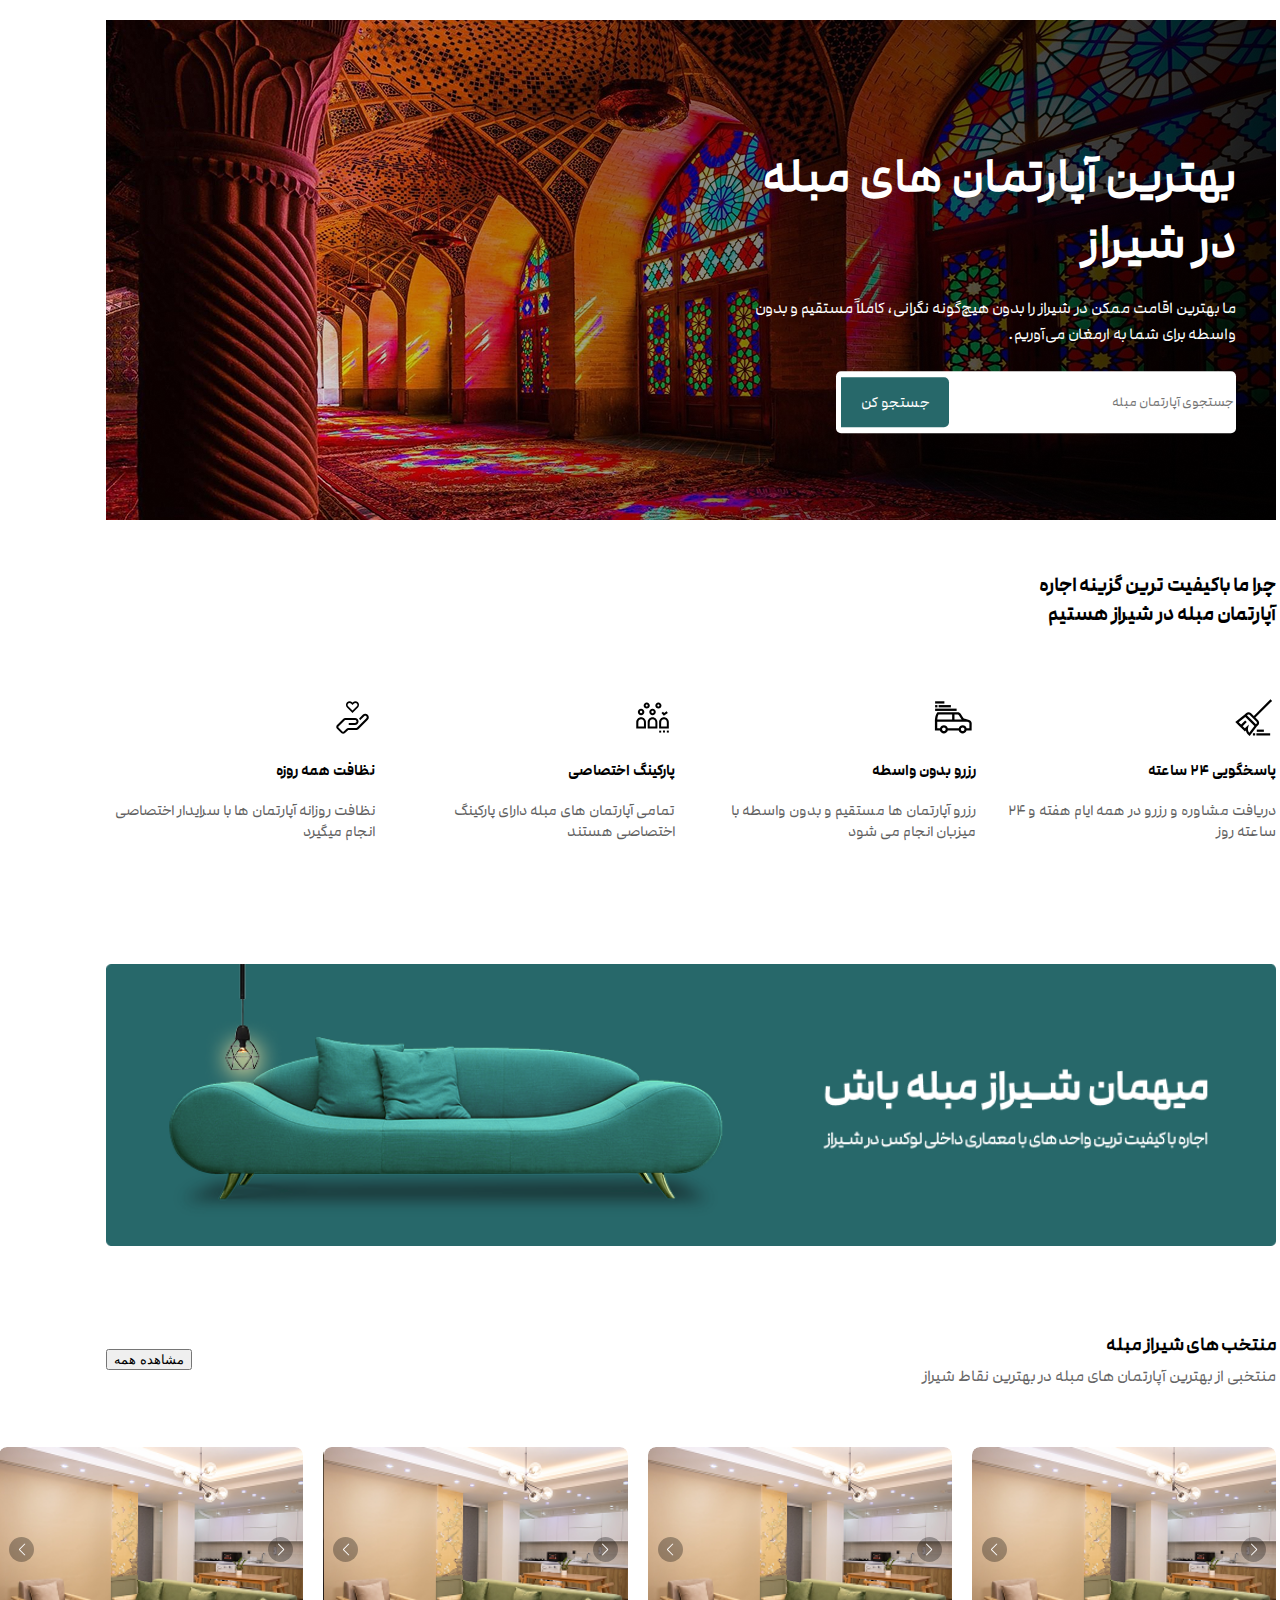
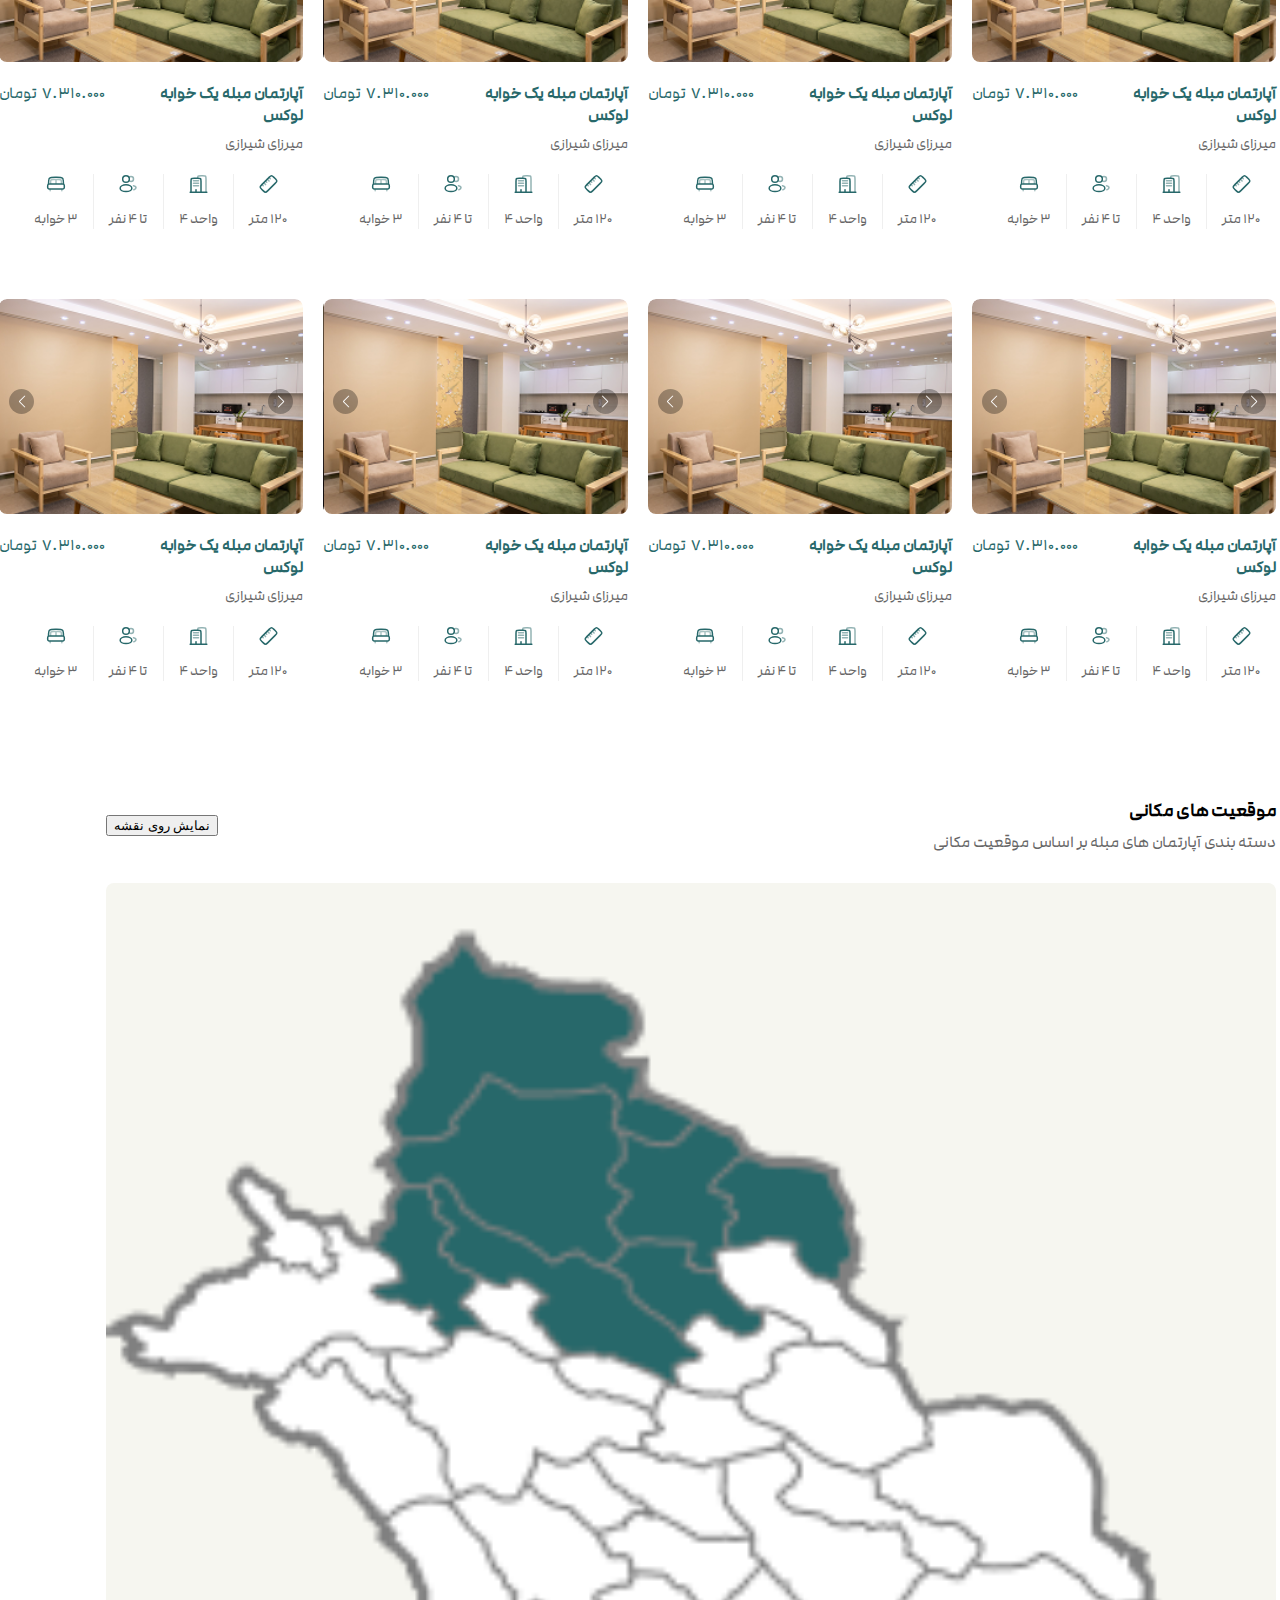
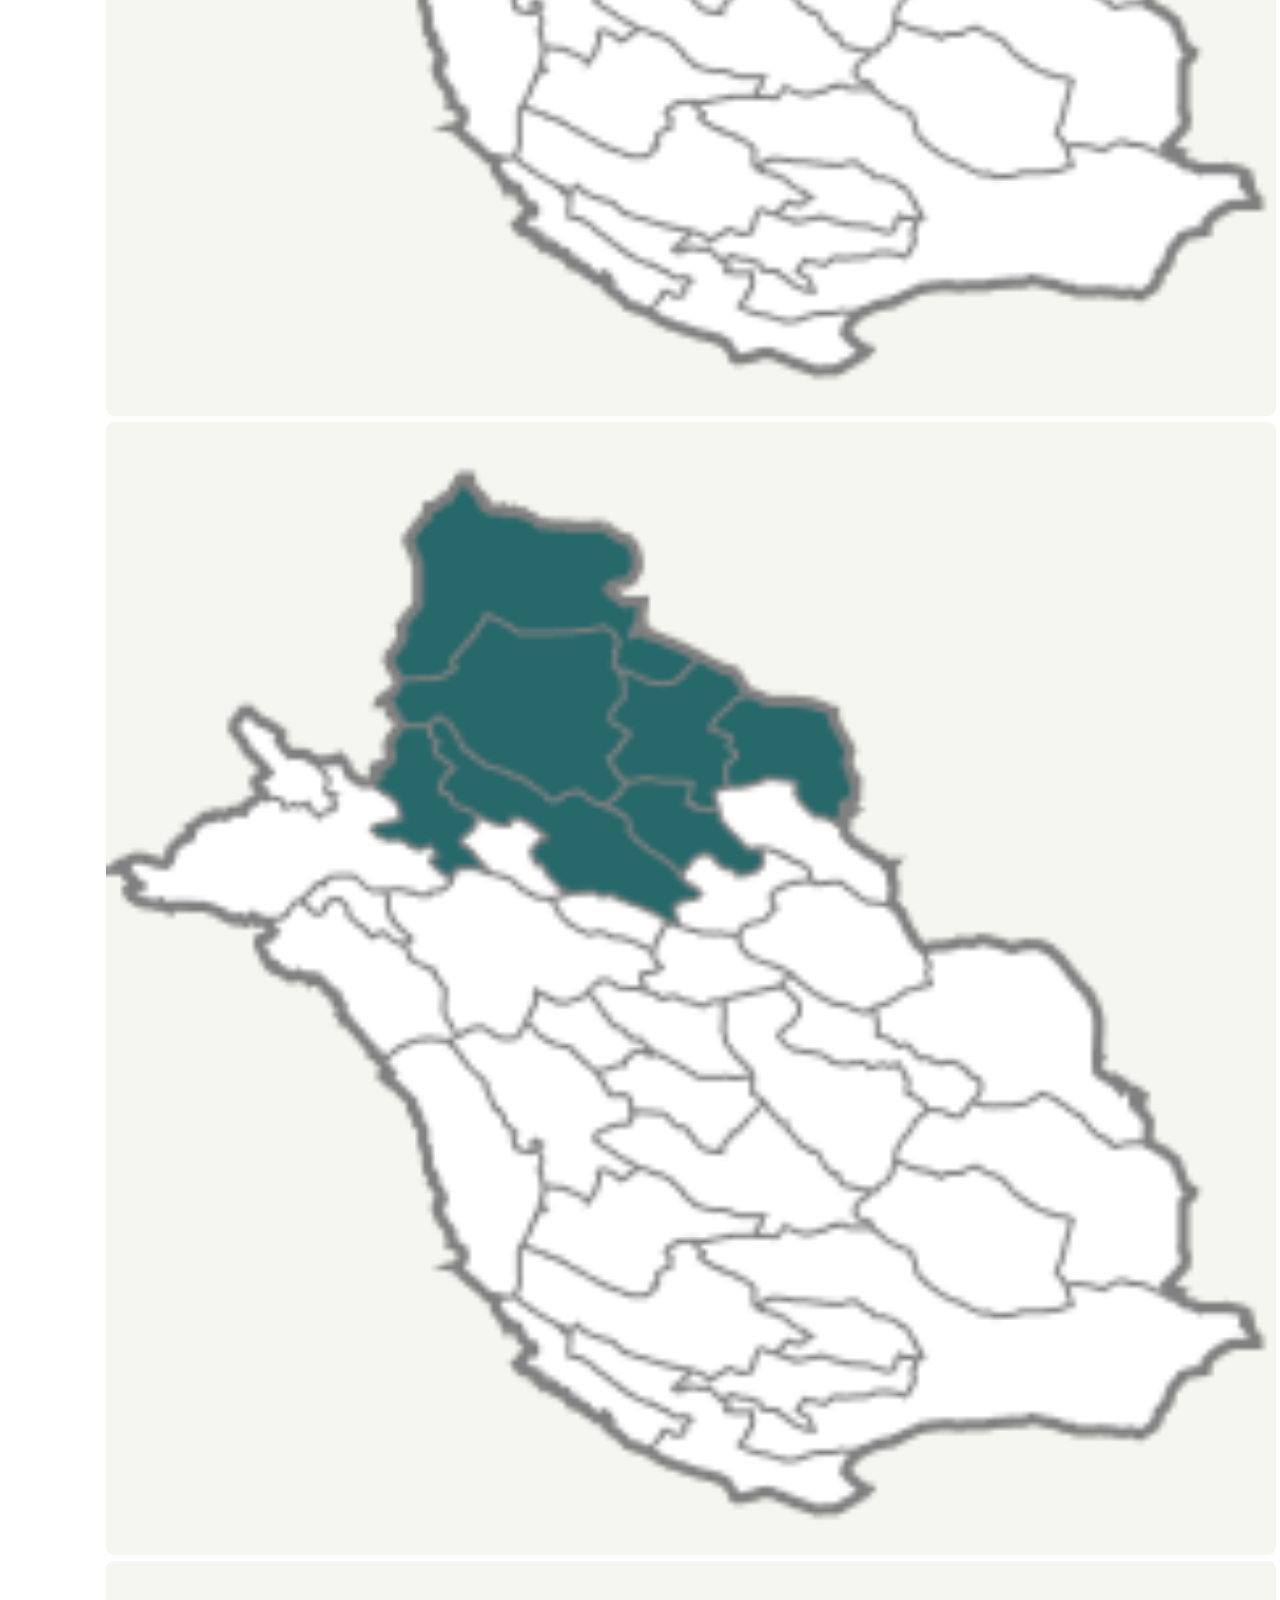
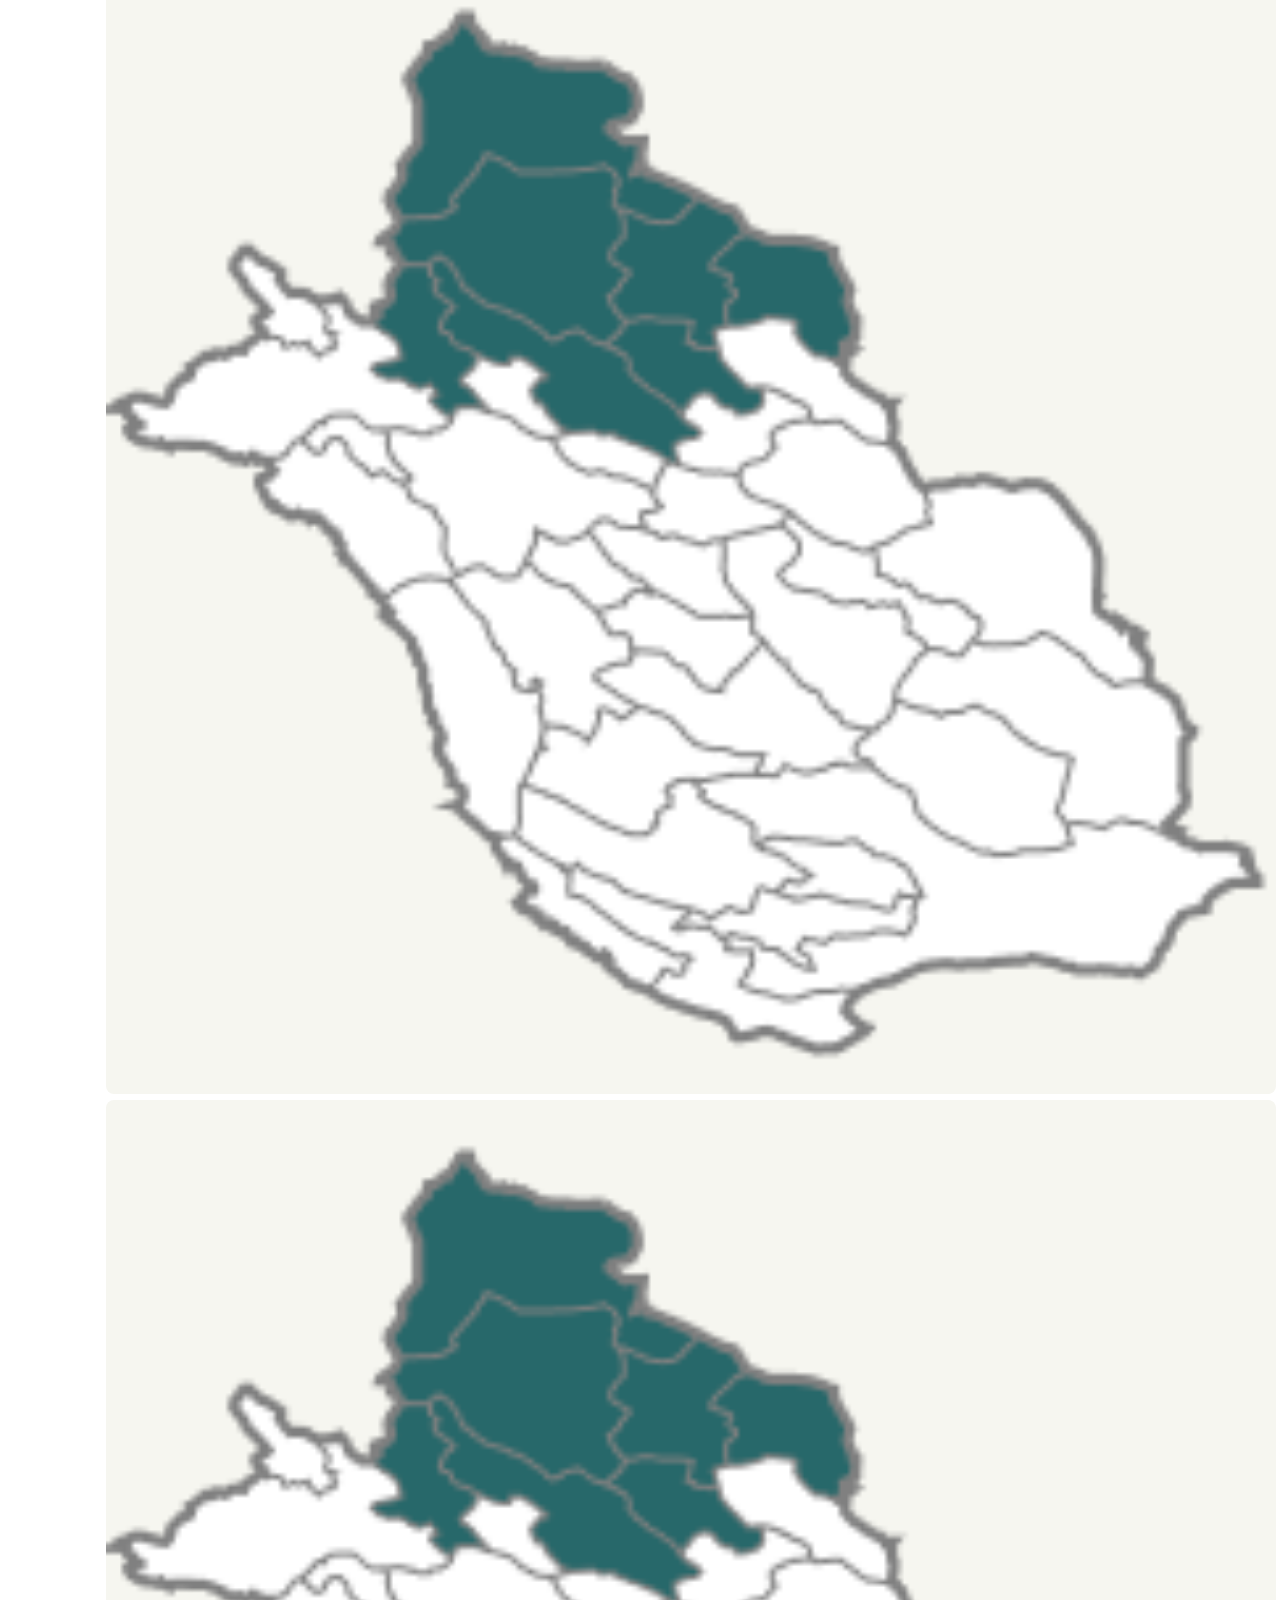
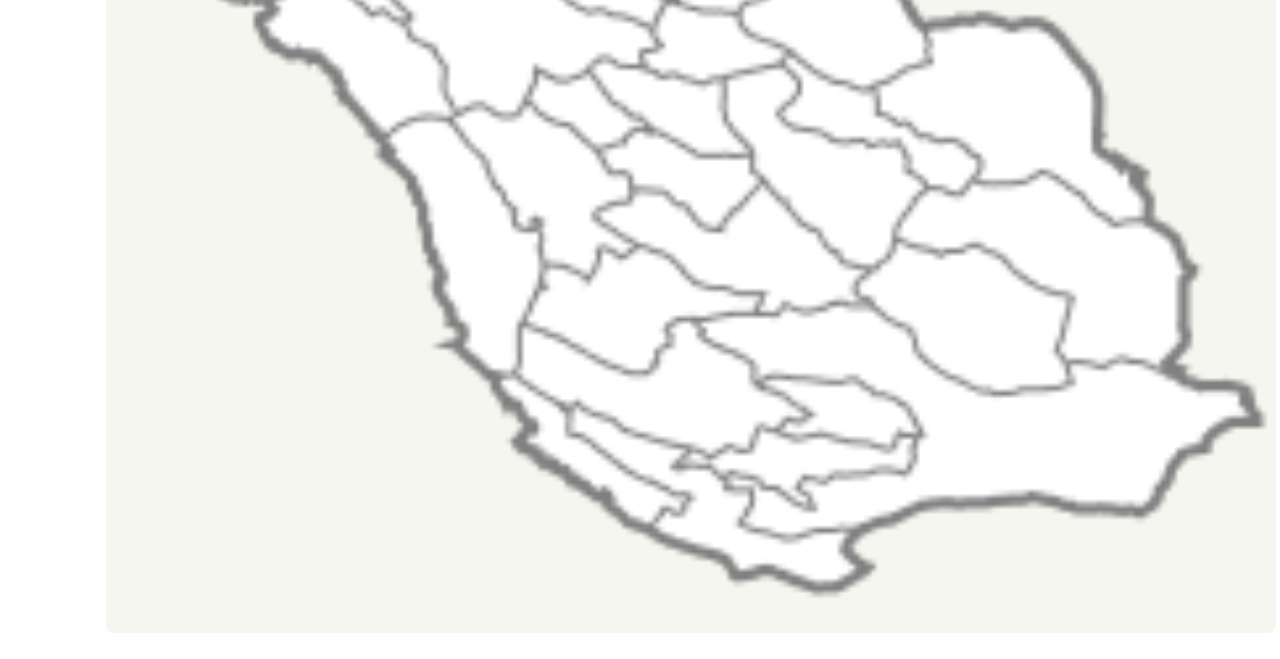
<file: index.html>
<!DOCTYPE html>
<html lang="en">
  <head>
    <meta charset="UTF-8" />
    <meta name="viewport" content="width=device-width, initial-scale=1.0" />
    <title>شیراز مبله</title>
    <link rel="stylesheet" href="assets/style/index.css" />
    <link rel="stylesheet" href="assets/style/master.css" />
    <link
      rel="stylesheet"
      href="https://cdn.jsdelivr.net/npm/swiper@11/swiper-bundle.min.css"
    />
  </head>

  <body>
    <div class="main-div-page">
      <div class="top-div-page">
        <div class="banner-image">
          <img
            src="assets/img/main-home-img.png"
            alt="بهترین آپارتمان های مبله در شیراز"
          />
        </div>
        <div class="banner-content">
          <h1>بهترین آپارتمان های مبله در شیراز</h1>
          <p>ما بهترین اقامت ممکن در شیراز را بدون هیچ‌گونه نگرانی، کاملاً مستقیم و بدون واسطه برای شما به ارمغان می‌آوریم.</p>
          <div class="search-box">
            <input type="text" placeholder="جستجوی آپارتمان مبله" />
            <button class="search-btn">جستجو کن</button>
          </div>
        </div>
      </div>

      <div class="div-Why-us">
        <h2>
          چرا ما باکیفیت‌ ترین گزینه اجاره <br />
          آپارتمان مبله در شیراز هستیم
        </h2>
        
        <div class="div-best-site-home-page">
          <div class="container-best-site-home-page">
            <img src="assets/img/icon-best-site-home (1).svg" alt="" />
            <h4>پاسخگویی ۲۴ ساعته</h4>
            <span>دریافت مشاوره و رزرو در همه ایام هفته و ۲۴ ساعته روز</span>
          </div>
          <div class="container-best-site-home-page">
            <img src="assets/img/icon-best-site-home (2).svg" alt="" />
            <h4>رزرو بدون واسطه</h4>
            <span
              >رزرو آپارتمان ها مستقیم و بدون واسطه با میزبان انجام می شود</span
            >
          </div>
          <div class="container-best-site-home-page">
            <img src="assets/img/icon-best-site-home (3).svg" alt="" />
            <h4>پارکینگ اختصاصی</h4>
            <span>تمامی آپارتمان های مبله دارای پارکینگ اختصاصی هستند</span>
          </div>
          <div class="container-best-site-home-page">
            <img src="assets/img/icon-best-site-home (4).svg" alt="" />
            <h4>نظافت همه روزه</h4>
            <span
              >نظافت روزانه آپارتمان ها با سرایدار اختصاصی انجام میگیرد</span
            >
          </div>
        </div>
      </div>

      <div class="div-baaner-home">
        <img
          class="baner-home-page"
          src="assets/img/baner-home-page.png"
          alt="ممهان شیراز مبله باشید"
        />
      </div>

      <div class="div-Chosen-Advertisement">
        <div class="container-top-chosen">
          <div class="right-content-top-chosen">
            <h3>منتخب های شیراز مبله</h3>
            <span>منتخبی از بهترین آپارتمان های مبله در بهترین نقاط شیراز</span>
          </div>
          <button>مشاهده همه</button>
        </div>

        <div class="products-home-page">
          <div class="top-div-products-home-page">
            <div class="Chosen-Advertisement-Product">
              <div class="swiper product-swiper">
                <div class="swiper-wrapper">
                  <div class="swiper-slide">
                    <img
                      class="img-prudocts"
                      src="assets/img/aparteman1.png"
                      alt="واحد مسکونی"
                    />
                  </div>
                  <div class="swiper-slide">
                    <img
                      class="img-prudocts"
                      src="assets/img/apartreman1-2.png"
                      alt=""
                    />
                  </div>
                </div>

                <div class="swiper-button-next"></div>
                <div class="swiper-button-prev"></div>
              </div>
              <div class="container-info-product">
                <h4>آپارتمان مبله یک خوابه لوکس</h4>
                <div>
                  <span>۷.۳۱۰.۰۰۰</span>
                  <span>تومان</span>
                </div>
                <span>میرزای شیرازی</span>
              </div>
              <div class="main-div-icon-prudocts">
                <div>
                  <img
                    class="icon-prudocts"
                    src="assets/img/metrazh-icon.svg"
                    alt=""
                  />
                  <span>120 متر</span>
                </div>
                <div>
                  <img
                    class="icon-prudocts"
                    src="assets/img/vahed-icon.svg"
                    alt=""
                  />
                  <span>واحد 4</span>
                </div>
                <div>
                  <img
                    class="icon-prudocts"
                    src="assets/img/zarfiat-icon.svg"
                    alt=""
                  />
                  <span>تا 4 نفر</span>
                </div>
                <div>
                  <img
                    class="icon-prudocts"
                    src="assets/img/otagh-icon.svg"
                    alt=""
                  />
                  <span>3 خوابه</span>
                </div>
              </div>
            </div>
            <div class="Chosen-Advertisement-Product">
              <div class="swiper product-swiper">
                <div class="swiper-wrapper">
                  <div class="swiper-slide">
                    <img
                      class="img-prudocts"
                      src="assets/img/aparteman1.png"
                      alt="واحد مسکونی"
                    />
                  </div>
                  <div class="swiper-slide">
                    <img
                      class="img-prudocts"
                      src="assets/img/apartreman1-2.png"
                      alt=""
                    />
                  </div>
                </div>
                <div class="swiper-button-next"></div>
                <div class="swiper-button-prev"></div>
              </div>
              <div class="container-info-product">
                <h4>آپارتمان مبله یک خوابه لوکس</h4>
                <div>
                  <span>۷.۳۱۰.۰۰۰</span>
                  <span>تومان</span>
                </div>
                <span>میرزای شیرازی</span>
              </div>
              <div class="main-div-icon-prudocts">
                <div>
                  <img
                    class="icon-prudocts"
                    src="assets/img/metrazh-icon.svg"
                    alt=""
                  />
                  <span>120 متر</span>
                </div>
                <div>
                  <img
                    class="icon-prudocts"
                    src="assets/img/vahed-icon.svg"
                    alt=""
                  />
                  <span>واحد 4</span>
                </div>
                <div>
                  <img
                    class="icon-prudocts"
                    src="assets/img/zarfiat-icon.svg"
                    alt=""
                  />
                  <span>تا 4 نفر</span>
                </div>
                <div>
                  <img
                    class="icon-prudocts"
                    src="assets/img/otagh-icon.svg"
                    alt=""
                  />
                  <span>3 خوابه</span>
                </div>
              </div>
            </div>
            <div class="Chosen-Advertisement-Product">
              <div class="swiper product-swiper">
                <div class="swiper-wrapper">
                  <div class="swiper-slide">
                    <img
                      class="img-prudocts"
                      src="assets/img/aparteman1.png"
                      alt="واحد مسکونی"
                    />
                  </div>
                  <div class="swiper-slide">
                    <img
                      class="img-prudocts"
                      src="assets/img/apartreman1-2.png"
                      alt=""
                    />
                  </div>
                </div>
                <div class="swiper-button-next"></div>
                <div class="swiper-button-prev"></div>
              </div>
              <div class="container-info-product">
                <h4>آپارتمان مبله یک خوابه لوکس</h4>
                <div>
                  <span>۷.۳۱۰.۰۰۰</span>
                  <span>تومان</span>
                </div>
                <span>میرزای شیرازی</span>
              </div>
              <div class="main-div-icon-prudocts">
                <div>
                  <img
                    class="icon-prudocts"
                    src="assets/img/metrazh-icon.svg"
                    alt=""
                  />
                  <span>120 متر</span>
                </div>
                <div>
                  <img
                    class="icon-prudocts"
                    src="assets/img/vahed-icon.svg"
                    alt=""
                  />
                  <span>واحد 4</span>
                </div>
                <div>
                  <img
                    class="icon-prudocts"
                    src="assets/img/zarfiat-icon.svg"
                    alt=""
                  />
                  <span>تا 4 نفر</span>
                </div>
                <div>
                  <img
                    class="icon-prudocts"
                    src="assets/img/otagh-icon.svg"
                    alt=""
                  />
                  <span>3 خوابه</span>
                </div>
              </div>
            </div>
            <div class="Chosen-Advertisement-Product">
              <div class="swiper product-swiper">
                <div class="swiper-wrapper">
                  <div class="swiper-slide">
                    <img
                      class="img-prudocts"
                      src="assets/img/aparteman1.png"
                      alt="واحد مسکونی"
                    />
                  </div>
                  <div class="swiper-slide">
                    <img
                      class="img-prudocts"
                      src="assets/img/apartreman1-2.png"
                      alt=""
                    />
                  </div>
                </div>
                <div class="swiper-button-next"></div>
                <div class="swiper-button-prev"></div>
              </div>
              <div class="container-info-product">
                <h4>آپارتمان مبله یک خوابه لوکس</h4>
                <div>
                  <span>۷.۳۱۰.۰۰۰</span>
                  <span>تومان</span>
                </div>
                <span>میرزای شیرازی</span>
              </div>
              <div class="main-div-icon-prudocts">
                <div>
                  <img
                    class="icon-prudocts"
                    src="assets/img/metrazh-icon.svg"
                    alt=""
                  />
                  <span>120 متر</span>
                </div>
                <div>
                  <img
                    class="icon-prudocts"
                    src="assets/img/vahed-icon.svg"
                    alt=""
                  />
                  <span>واحد 4</span>
                </div>
                <div>
                  <img
                    class="icon-prudocts"
                    src="assets/img/zarfiat-icon.svg"
                    alt=""
                  />
                  <span>تا 4 نفر</span>
                </div>
                <div>
                  <img
                    class="icon-prudocts"
                    src="assets/img/otagh-icon.svg"
                    alt=""
                  />
                  <span>3 خوابه</span>
                </div>
              </div>
            </div>
          </div>
          <div class="bottom-div-products-home-page">
            <div class="Chosen-Advertisement-Product">
              <div class="swiper product-swiper">
                <div class="swiper-wrapper">
                  <div class="swiper-slide">
                    <img
                      class="img-prudocts"
                      src="assets/img/aparteman1.png"
                      alt="واحد مسکونی"
                    />
                  </div>
                  <div class="swiper-slide">
                    <img
                      class="img-prudocts"
                      src="assets/img/apartreman1-2.png"
                      alt=""
                    />
                  </div>
                </div>

                <div class="swiper-button-next"></div>
                <div class="swiper-button-prev"></div>
              </div>
              <div class="container-info-product">
                <h4>آپارتمان مبله یک خوابه لوکس</h4>
                <div>
                  <span>۷.۳۱۰.۰۰۰</span>
                  <span>تومان</span>
                </div>
                <span>میرزای شیرازی</span>
              </div>
              <div class="main-div-icon-prudocts">
                <div>
                  <img
                    class="icon-prudocts"
                    src="assets/img/metrazh-icon.svg"
                    alt=""
                  />
                  <span>120 متر</span>
                </div>
                <div>
                  <img
                    class="icon-prudocts"
                    src="assets/img/vahed-icon.svg"
                    alt=""
                  />
                  <span>واحد 4</span>
                </div>
                <div>
                  <img
                    class="icon-prudocts"
                    src="assets/img/zarfiat-icon.svg"
                    alt=""
                  />
                  <span>تا 4 نفر</span>
                </div>
                <div>
                  <img
                    class="icon-prudocts"
                    src="assets/img/otagh-icon.svg"
                    alt=""
                  />
                  <span>3 خوابه</span>
                </div>
              </div>
            </div>
            <div class="Chosen-Advertisement-Product">
              <div class="swiper product-swiper">
                <div class="swiper-wrapper">
                  <div class="swiper-slide">
                    <img
                      class="img-prudocts"
                      src="assets/img/aparteman1.png"
                      alt="واحد مسکونی"
                    />
                  </div>
                  <div class="swiper-slide">
                    <img
                      class="img-prudocts"
                      src="assets/img/apartreman1-2.png"
                      alt=""
                    />
                  </div>
                </div>
                <div class="swiper-button-next"></div>
                <div class="swiper-button-prev"></div>
              </div>
              <div class="container-info-product">
                <h4>آپارتمان مبله یک خوابه لوکس</h4>
                <div>
                  <span>۷.۳۱۰.۰۰۰</span>
                  <span>تومان</span>
                </div>
                <span>میرزای شیرازی</span>
              </div>
              <div class="main-div-icon-prudocts">
                <div>
                  <img
                    class="icon-prudocts"
                    src="assets/img/metrazh-icon.svg"
                    alt=""
                  />
                  <span>120 متر</span>
                </div>
                <div>
                  <img
                    class="icon-prudocts"
                    src="assets/img/vahed-icon.svg"
                    alt=""
                  />
                  <span>واحد 4</span>
                </div>
                <div>
                  <img
                    class="icon-prudocts"
                    src="assets/img/zarfiat-icon.svg"
                    alt=""
                  />
                  <span>تا 4 نفر</span>
                </div>
                <div>
                  <img
                    class="icon-prudocts"
                    src="assets/img/otagh-icon.svg"
                    alt=""
                  />
                  <span>3 خوابه</span>
                </div>
              </div>
            </div>
            <div class="Chosen-Advertisement-Product">
              <div class="swiper product-swiper">
                <div class="swiper-wrapper">
                  <div class="swiper-slide">
                    <img
                      class="img-prudocts"
                      src="assets/img/aparteman1.png"
                      alt="واحد مسکونی"
                    />
                  </div>
                  <div class="swiper-slide">
                    <img
                      class="img-prudocts"
                      src="assets/img/apartreman1-2.png"
                      alt=""
                    />
                  </div>
                </div>
                <div class="swiper-button-next"></div>
                <div class="swiper-button-prev"></div>
              </div>
              <div class="container-info-product">
                <h4>آپارتمان مبله یک خوابه لوکس</h4>
                <div>
                  <span>۷.۳۱۰.۰۰۰</span>
                  <span>تومان</span>
                </div>
                <span>میرزای شیرازی</span>
              </div>
              <div class="main-div-icon-prudocts">
                <div>
                  <img
                    class="icon-prudocts"
                    src="assets/img/metrazh-icon.svg"
                    alt=""
                  />
                  <span>120 متر</span>
                </div>
                <div>
                  <img
                    class="icon-prudocts"
                    src="assets/img/vahed-icon.svg"
                    alt=""
                  />
                  <span>واحد 4</span>
                </div>
                <div>
                  <img
                    class="icon-prudocts"
                    src="assets/img/zarfiat-icon.svg"
                    alt=""
                  />
                  <span>تا 4 نفر</span>
                </div>
                <div>
                  <img
                    class="icon-prudocts"
                    src="assets/img/otagh-icon.svg"
                    alt=""
                  />
                  <span>3 خوابه</span>
                </div>
              </div>
            </div>
            <div class="Chosen-Advertisement-Product">
              <div class="swiper product-swiper">
                <div class="swiper-wrapper">
                  <div class="swiper-slide">
                    <img
                      class="img-prudocts"
                      src="assets/img/aparteman1.png"
                      alt="واحد مسکونی"
                    />
                  </div>
                  <div class="swiper-slide">
                    <img
                      class="img-prudocts"
                      src="assets/img/apartreman1-2.png"
                      alt=""
                    />
                  </div>
                </div>
                <div class="swiper-button-next"></div>
                <div class="swiper-button-prev"></div>
              </div>
              <div class="container-info-product">
                <h4>آپارتمان مبله یک خوابه لوکس</h4>
                <div>
                  <span>۷.۳۱۰.۰۰۰</span>
                  <span>تومان</span>
                </div>
                <span>میرزای شیرازی</span>
              </div>
              <div class="main-div-icon-prudocts">
                <div>
                  <img
                    class="icon-prudocts"
                    src="assets/img/metrazh-icon.svg"
                    alt=""
                  />
                  <span>120 متر</span>
                </div>
                <div>
                  <img
                    class="icon-prudocts"
                    src="assets/img/vahed-icon.svg"
                    alt=""
                  />
                  <span>واحد 4</span>
                </div>
                <div>
                  <img
                    class="icon-prudocts"
                    src="assets/img/zarfiat-icon.svg"
                    alt=""
                  />
                  <span>تا 4 نفر</span>
                </div>
                <div>
                  <img
                    class="icon-prudocts"
                    src="assets/img/otagh-icon.svg"
                    alt=""
                  />
                  <span>3 خوابه</span>
                </div>
              </div>
            </div>
          </div>
        </div>
      </div>

      <div>
        <div class="container-location container-top-chosen">
          <div class="right-content-top-chosen">
            <h3>موقعیت های مکانی</h3>
            <span>دسته بندی آپارتمان های مبله بر اساس موقعیت مکانی</span>
          </div>
          <button>نمایش روی نقشه</button>
        </div>

        <div class="div-location-map">
            <div>
                <img class="img-location-map" src="assets/img/Shiraz_County_Location_Map_(2020) 1@2x.png" alt="">
            </div>
            <div>
                <img class="img-location-map" src="assets/img/Shiraz_County_Location_Map_(2020) 1@2x.png" alt="">
            </div>
            <div>
                <img class="img-location-map" src="assets/img/Shiraz_County_Location_Map_(2020) 1@2x.png" alt="">
            </div>
            <div>
                <img class="img-location-map" src="assets/img/Shiraz_County_Location_Map_(2020) 1@2x.png" alt="">
            </div>
        </div>
      </div>
    </div>

    <script src="https://cdn.jsdelivr.net/npm/swiper@11/swiper-bundle.min.js"></script>
    <script>
      const swipers = document.querySelectorAll(".product-swiper");
      swipers.forEach((element) => {
        new Swiper(element, {
          loop: true,
          navigation: {
            nextEl: ".swiper-button-next",
            prevEl: ".swiper-button-prev",
          },
        });
      });
    </script>
  </body>
</html>
</file>
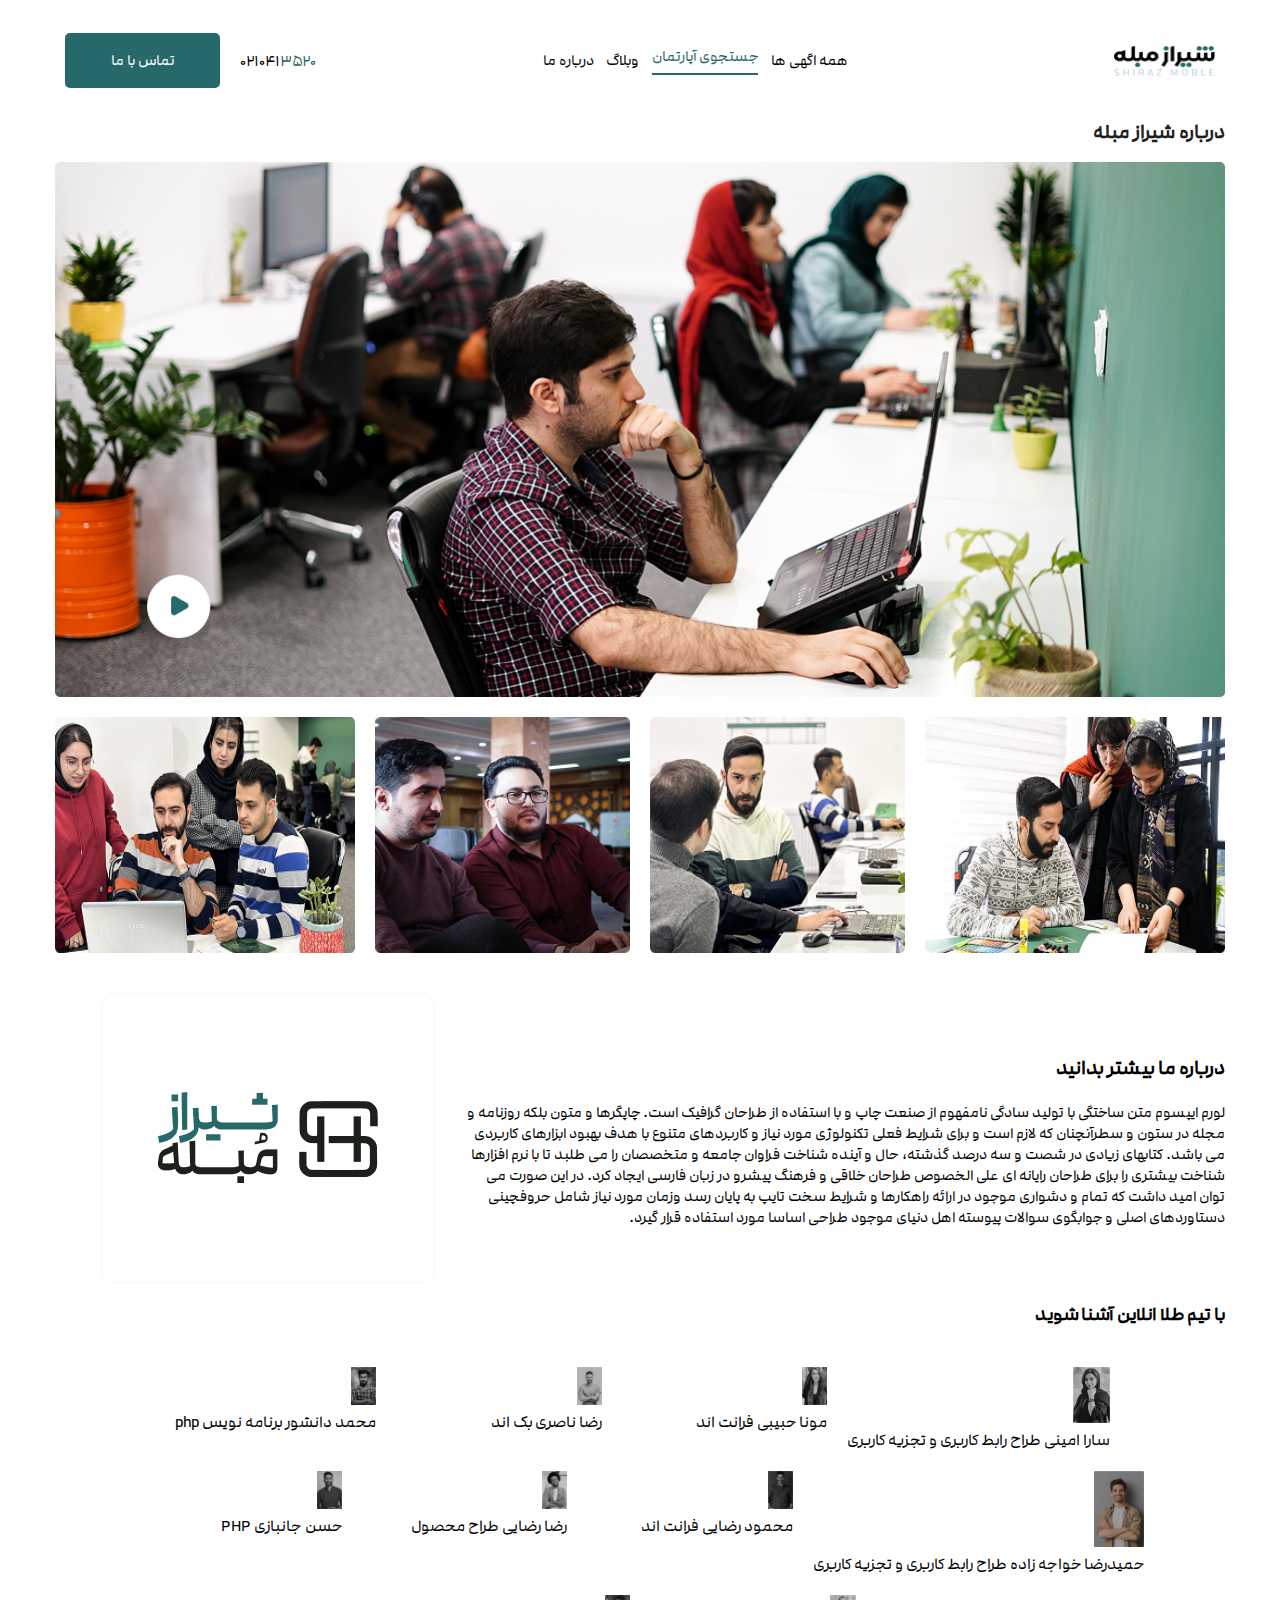
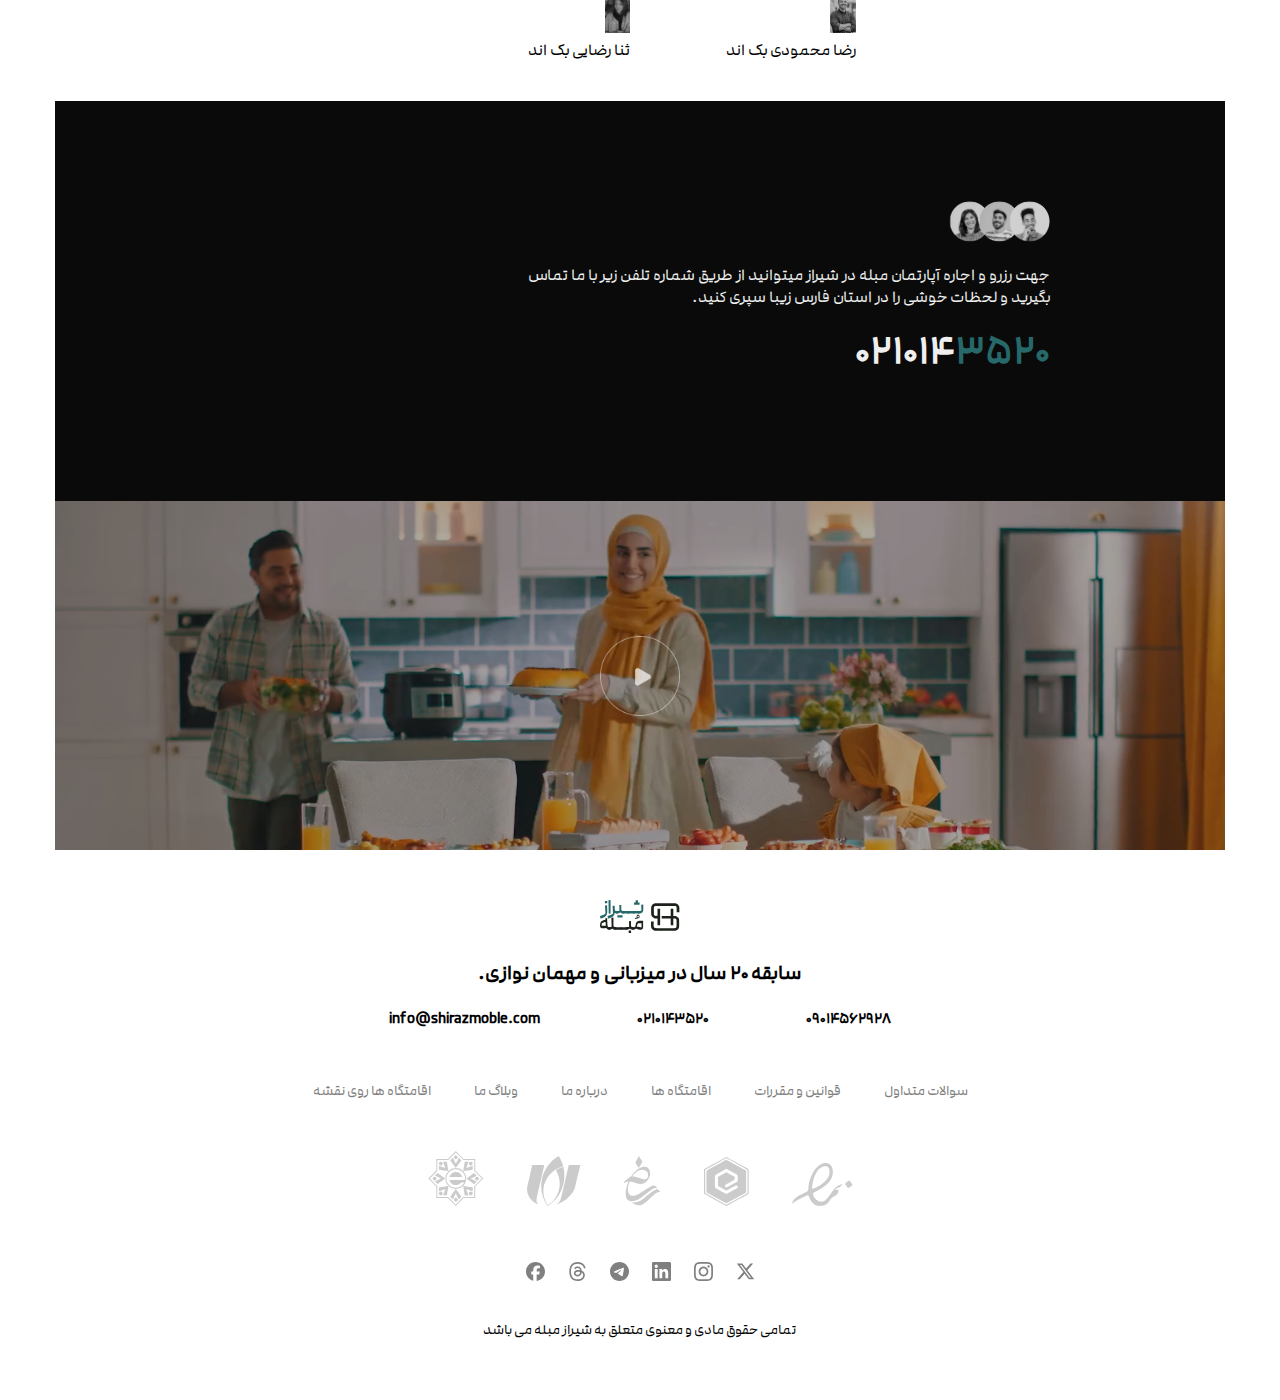
<file: abautMe.html>
<!DOCTYPE html>
<html lang="en">

<head>
  <meta charset="UTF-8">
  <meta name="viewport" content="width=device-width, initial-scale=1.0">
  <title>درباره ما</title>
  <link rel="stylesheet" href="assets/style/aboutMe.css">
  <link rel="stylesheet" href="assets/style/master.css">
</head>

<body>
  <div class="main-div-aboutMe">
    <!-- Header -->
    <header class="header">
      <div class="header__wrapper">
        <div class="header__logo">
          <div class="header__hamburger">
            <img src="assets/img/menu.svg" alt="">
          </div>
          <div class="header__img"><img src="assets/img/Group 590.png" alt=""></div>
        </div>
        <nav class="header__nav">
          <ul class="header__ul">
            <li class="header__li">همه اگهی ها</li>
            <li class="header__li header__li--active">جستجوی آپارتمان</li>
            <li class="header__li">وبلاگ</li>
            <li class="header__li">درباره ما</li>
          </ul>
        </nav>
        <div class="header__contact">
          <span>۰۲۱۰۴۱<span style="color: #27686a;">۳۵۲۰</span></span>
          <button>تماس با ما</button>
        </div>
        <div class="header__mobile">
          <div class="mobile__content">
            <div class="mobile__logo">
              <img src="assets/img/logo.svg" alt="">
            </div>
            <div class="mobile__svg">
              <svg xmlns="http://www.w3.org/2000/svg" fill="none" viewBox="0 0 24 24" stroke-width="1.5"
                stroke="currentColor" class="size-6">
                <path stroke-linecap="round" stroke-linejoin="round" d="M6 18 18 6M6 6l12 12" />
              </svg>
            </div>
          </div>
          <nav class="mobile__nav">
            <ul class="mobile__ul">
              <li class="mobile__li">همه اگهی ها</li>
              <li class="mobile__li mobile__li--active">جستجوی آپارتمان</li>
              <li class="mobile__li">وبلاگ</li>
              <li class="mobile__li">درباره ما</li>
            </ul>
            <div class="mobile__btn">
              <button>تماس با ما </button>
            </div>
          </nav>
        </div>
      </div>
    </header>
    <!-- Header -->
    <div class="top-div-aboutMe">
      <div class="container-top-div">
        <div class="div-titr-top">
          <h2 class="titr-top">درباره شیراز مبله</h2>
        </div>
        <div class="gallery-top">
          <div class="video-top-aboutMe">
            <img src="assets/img/video-top-aboutMe.png" alt="">
          </div>
          <div class="div-gallery-img">
            <img src="assets/img/image-gallery-aboutMe (1).png" alt="not">
            <img src="assets/img/image-gallery-aboutMe (2).png" alt="not">
            <img src="assets/img/image-gallery-aboutMe (3).png" alt="not">
            <img src="assets/img/image-gallery-aboutMe (4).png" alt="not">
          </div>
        </div>
        <div class="more-aboutMe">
          <div class="right-more-about">
            <h3>درباره ما بیشتر بدانید</h3>
            <p>لورم ایپسوم متن ساختگی با تولید سادگی نامفهوم از صنعت چاپ و با استفاده از طراحان گرافیک است.
              چاپگرها و متون بلکه روزنامه و مجله در ستون و سطرآنچنان که لازم است و برای شرایط فعلی
              تکنولوژی مورد نیاز و کاربردهای متنوع با هدف بهبود ابزارهای کاربردی می باشد. کتابهای زیادی در
              شصت و سه درصد گذشته، حال و آینده شناخت فراوان جامعه و متخصصان را می طلبد تا با نرم افزارها
              شناخت بیشتری را برای طراحان رایانه ای علی الخصوص طراحان خلاقی و فرهنگ پیشرو در زبان فارسی
              ایجاد کرد. در این صورت می توان امید داشت که تمام و دشواری موجود در ارائه راهکارها و شرایط
              سخت تایپ به پایان رسد وزمان مورد نیاز شامل حروفچینی دستاوردهای اصلی و جوابگوی سوالات پیوسته
              اهل دنیای موجود طراحی اساسا مورد استفاده قرار گیرد.</p>
          </div>
          <div class="left-more-about">
            <img src="assets/img/logo.png" alt="">
          </div>
        </div>
      </div>
    </div>

    <div class="main-getting-to-know-the-team">
      <div class="getting-to-know-the-team">
        <h3>با تیم طلا انلاین آشنا شوید</h3>
        <div class="flex-getting-to-know-the-team">
          <div class="img-container">
            <img class="img-team" src="assets/img/img-know-about (1).png" alt="not">
            <div class="hover-info">
              <span class="name">سارا امینی</span>
              <span class="team-task">طراح رابط کاربری و تجزیه کاربری</span>
            </div>
          </div>
          <div class="img-container">
            <img class="img-team" src="assets/img/img-know-about (2).png" alt="not">
            <div class="hover-info">
              <span class="name">مونا حبیبی</span>
              <span class="team-task">فرانت اند</span>
            </div>
          </div>
          <div class="img-container">
            <img class="img-team" src="assets/img/img-know-about (3).png" alt="not">
            <div class="hover-info">
              <span class="name">رضا ناصری</span>
              <span class="team-task">بک اند</span>
            </div>
          </div>
          <div class="img-container">
            <img class="img-team" src="assets/img/img-know-about (4).png" alt="not">
            <div class="hover-info">
              <span class="name">محمد دانشور</span>
              <span class="team-task">برنامه نویس php</span>
            </div>
          </div>
          <div class="img-container">
            <img class="img-team" src="assets/img/img-know-about (5).png" alt="not">
            <div class="hover-info">
              <span class="name">حمیدرضا خواجه زاده</span>
              <span class="team-task">طراح رابط کاربری و تجزیه کاربری</span>
            </div>
          </div>
          <div class="img-container">
            <img class="img-team" src="assets/img/img-know-about (6).png" alt="not">
            <div class="hover-info">
              <span class="name">محمود رضایی</span>
              <span class="team-task">فرانت اند</span>
            </div>
          </div>
          <div class="img-container">
            <img class="img-team" src="assets/img/img-know-about (7).png" alt="not">
            <div class="hover-info">
              <span class="name">رضا رضایی</span>
              <span class="team-task">طراح محصول</span>
            </div>
          </div>
          <div class="img-container">
            <img class="img-team" src="assets/img/img-know-about (8).png" alt="not">
            <div class="hover-info">
              <span class="name">حسن جانبازی</span>
              <span class="team-task">PHP</span>
            </div>
          </div>
          <div class="img-container">
            <img class="img-team" src="assets/img/img-know-about (9).png" alt="not">
            <div class="hover-info">
              <span class="name">رضا محمودی</span>
              <span class="team-task">بک اند</span>
            </div>
          </div>
          <div class="img-container">
            <img class="img-team" src="assets/img/img-know-about (10).png" alt="not">
            <div class="hover-info">
              <span class="name">ثنا رضایی</span>
              <span class="team-task">بک اند</span>
            </div>
          </div>
        </div>
      </div>
    </div>

    <div class="call-about">
      <div class="container-poshtiban">
        <div>
          <img src="assets/img/poshtibani-404.svg" alt="">
        </div>
        <p>جهت رزرو و اجاره آپارتمان مبله در شیراز میتوانید از طریق شماره تلفن زیر با ما تماس بگیرید و لحظات خوشی را در
          استان فارس زیبا سپری کنید.</p>
        <span>۰۲۱۰۱۴<span style="color: #27686A;">۳۵۲۰</span></span>
      </div>
    </div>

    <div class="video-end-page">
      <img class="paly-video-footer" src="assets/img/پخش ویدیو.png" alt="">
      <img src="assets/img/video-end-page.svg" alt="">
    </div>

    <div class="footer">
      <div>
        <div class="top-footer-container">
          <img src="assets/img/logo.svg" alt="">
          <p>سابقه 20 سال در میزبانی و مهمان نوازی.</p>
        </div>
        <div class="call-info-footer">
          <span>info@shirazmoble.com</span>
          <span>۰۲۱۰۱۴۳۵۲۰</span>
          <span>۰۹۰۱۴۵۶۲۹۲۸</span>
        </div>
        <div class="page-select-footer">
          <a href="#">سوالات متداول</a>
          <a href="#">قوانین و مقررات</a>
          <a href="#">اقامتگاه ها</a>
          <a href="#">درباره ما</a>
          <a href="#">وبلاگ ما</a>
          <a href="#">اقامتگاه ها روی نقشه</a>
        </div>
        <div class="Symbols-footer">
          <img src="assets/img/symbol-footer (1).svg" alt="not">
          <img src="assets/img/symbol-footer (2).svg" alt="not">
          <img src="assets/img/symbol-footer (3).svg" alt="not">
          <img src="assets/img/symbol-footer (4).svg" alt="not">
          <img src="assets/img/symbol-footer (5).svg" alt="not">
        </div>
        <div class="social-media-footer">
          <img src="assets/img/Social Icons (1).svg" alt="not">
          <img src="assets/img/Social Icons (2).svg" alt="not">
          <img src="assets/img/Social Icons (3).svg" alt="not">
          <img src="assets/img/Social Icons (4).svg" alt="not">
          <img src="assets/img/Social Icons (5).svg" alt="not">
          <img src="assets/img/Social Icons.svg" alt="not">
        </div>
        <h6>تمامی حقوق مادی و معنوی متعلق به شیراز مبله می باشد</h6>
      </div>
    </div>
  </div>
  <script src="assets/js/header.js"></script>
</body>

</html>
</file>
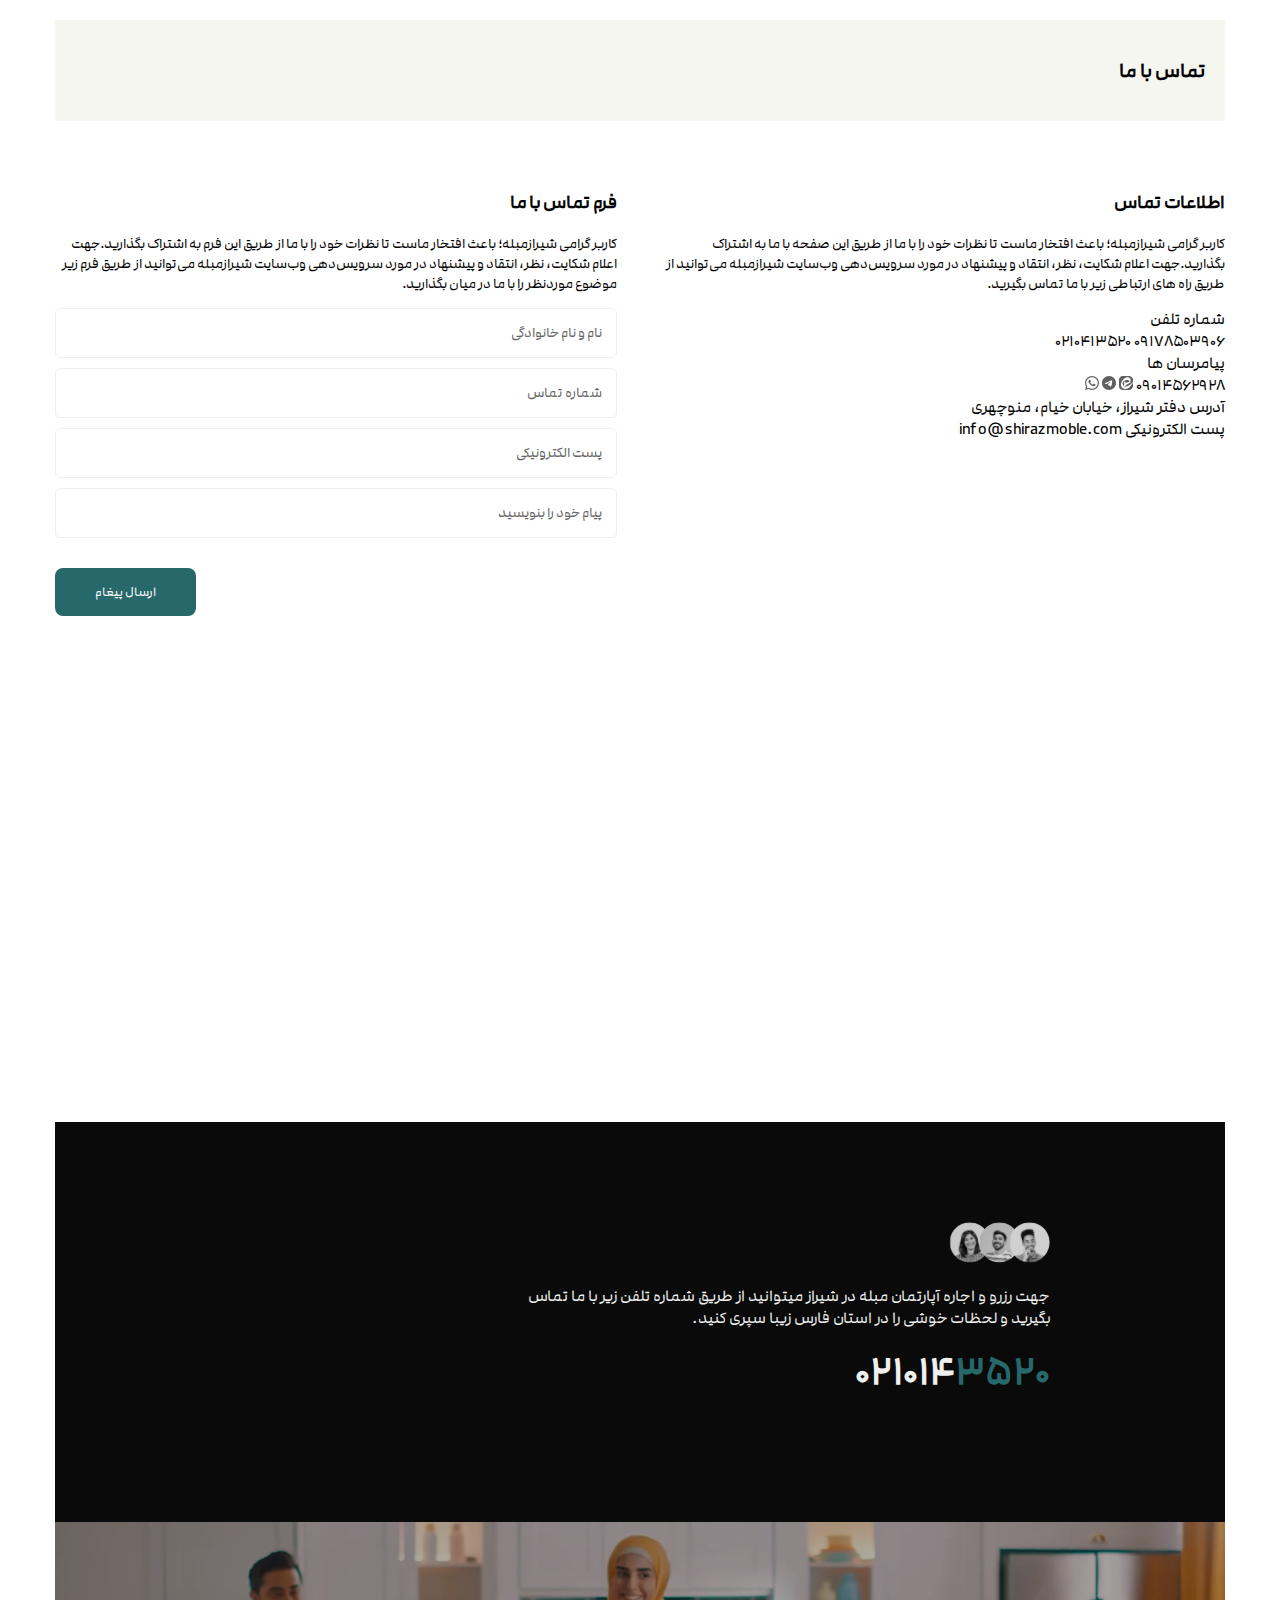
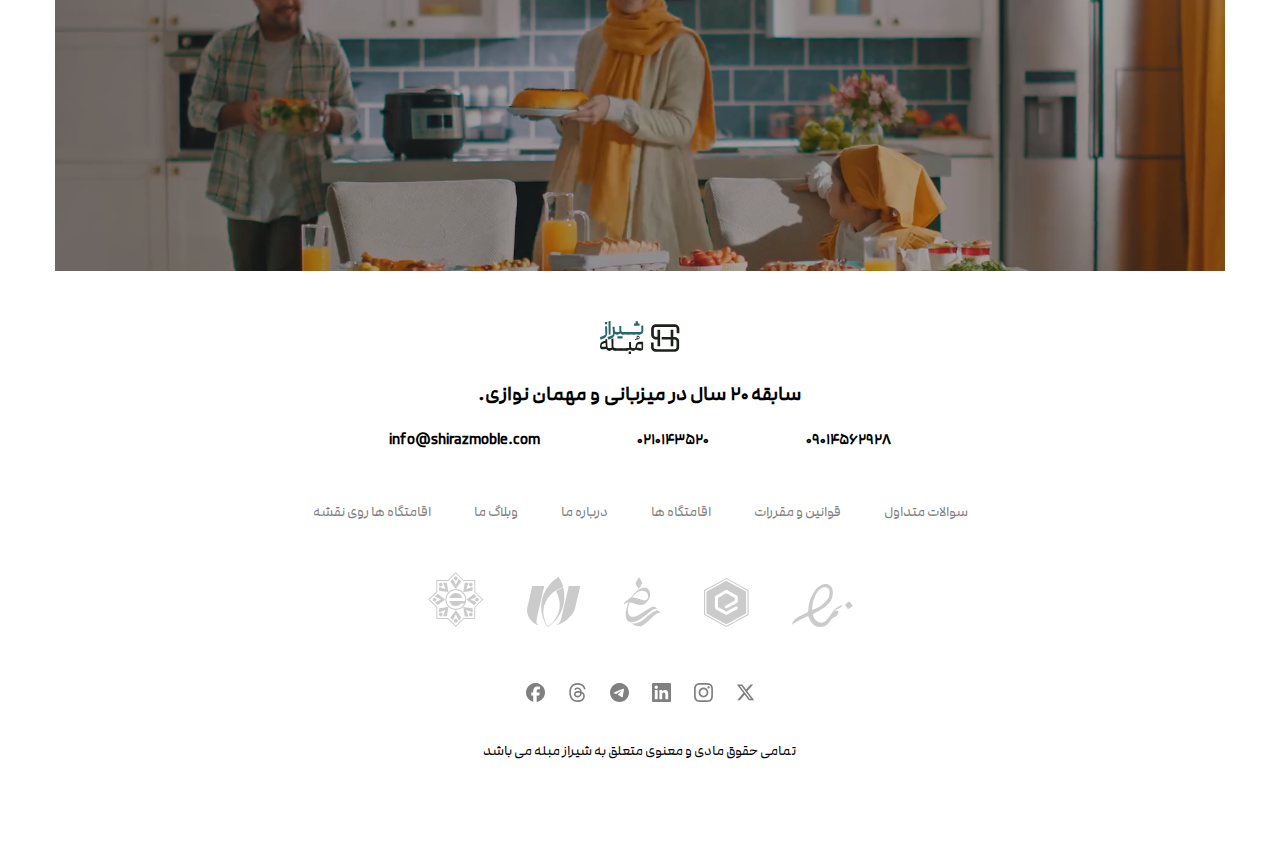
<file: Contact.html>
<!DOCTYPE html>
<html lang="en">

<head>
    <meta charset="UTF-8">
    <meta name="viewport" content="width=device-width, initial-scale=1.0">
    <title>تماس با ما</title>
    <link rel="stylesheet" href="assets/style/Contact.css">
    <link rel="stylesheet" href="assets/style/master.css">
</head>

<body>

    <div class="main-div-page">
        <div class="div-top-head">
            <h2>تماس با ما</h2>
        </div>

        <div class="div-main-Section-contact">
            <div class="right-Section-contact">
                <h3>اطلاعات تماس</h3>
                <p>کاربر گرامی شیرازمبله؛ باعث افتخار ماست تا نظرات خود را با ما از طریق این صفحه با ما به اشتراک
                    بگذارید.جهت اعلام شکایت، نظر، انتقاد و پیشنهاد در مورد سرویس‌دهی وب‌سایت شیرازمبله می‌توانید از طریق
                    راه های ارتباطی زیر با ما تماس بگیرید.</p>
                <div class="items-right-section">
                    <span>شماره تلفن</span>
                    <div>
                        <span class="items-info-contact num-items-contact">۰۹۱۷۸۵۰۳۹۰۶</span>
                        <span class="items-info-contact num-items-contact">۰۲۱۰۴۱۳۵۲۰</span>
                    </div>
                </div>
                <div class="items-right-section">
                    <span>پیامرسان ها</span>
                    <div class="items-social-media-contact">
                        <span class="items-info-contact num-items-contact">۰۹۰۱۴۵۶۲۹۲۸</span>
                        <img src="assets/img/social-media-contact (1).svg" alt="">
                        <img src="assets/img/social-media-contact (2).svg" alt="">
                        <img src="assets/img/social-media-contact (3).svg" alt="">
                    </div>
                </div>
                <div class="items-right-section">
                    <span>آدرس دفتر</span>
                    <span class="items-info-contact">شیراز، خیابان خیام، منوچهری</span>
                </div>
                <div class="items-right-section">
                    <span>پست الکترونیکی</span>
                    <span class="items-info-contact">info@shirazmoble.com</span>
                </div>
            </div>

            <div class="left-Section-contact">
                <h3>فرم تماس با ما</h3>
                <p>کاربر گرامی شیرازمبله؛ باعث افتخار ماست تا نظرات خود را با ما از طریق این فرم به اشتراک بگذارید.جهت
                    اعلام شکایت، نظر، انتقاد و پیشنهاد در مورد سرویس‌دهی وب‌سایت شیرازمبله می‌توانید از طریق فرم زیر
                    موضوع موردنظر را با ما در میان بگذارید.</p>
                <div class="container-left-Section-contact">
                    <div class="input-group">
                        <input type="text" required>
                        <label>نام و نام خانوادگی</label>
                    </div>
                    <div class="input-group">
                        <input type="tel" required>
                        <label>شماره تماس</label>
                    </div>
                    <div class="input-group">
                        <input type="text" pattern="[a-zA-Z0-9._%+-]+@[a-zA-Z0-9.-]+\.[a-zA-Z]{2,}" value="" required>
                        <label>پست الکترونیکی</label>
                    </div>
                    <div class="input-group">
                        <input type="text" required>
                        <label>پیام خود را بنویسید</label>
                    </div>
                    <button type="submit">ارسال پیغام</button>
                </div>
            </div>
        </div>

        <div class="map-contact">
            <iframe
                src="https://www.google.com/maps/embed?pb=!1m16!1m12!1m3!1d2452.559025918065!2d52.53306957918581!3d29.61989637172057!2m3!1f0!2f0!3f0!3m2!1i1024!2i768!4f13.1!2m1!1z2LTbjNix2KfYstiMINiu24zYp9io2KfZhiDYrtuM2KfZhdiMINmF2YbZiNqG2YfYsduM!5e0!3m2!1sen!2sde!4v1741445000033!5m2!1sen!2sde"
                width="100%" height="450" style="border:0;" allowfullscreen="" loading="lazy"
                referrerpolicy="no-referrer-when-downgrade"></iframe>

        </div>

        <div class="call-about">
            <div class="container-poshtiban">
                <div>
                    <img src="assets/img/poshtibani-404.svg" alt="">
                </div>
                <p>جهت رزرو و اجاره آپارتمان مبله در شیراز میتوانید از طریق شماره تلفن زیر با ما تماس بگیرید و لحظات
                    خوشی را در
                    استان فارس زیبا سپری کنید.</p>
                <span>۰۲۱۰۱۴<span style="color: #27686A;">۳۵۲۰</span></span>
            </div>
        </div>

        <div class="video-end-page">
            <img src="assets/img/video-end-page.svg" alt="">
        </div>

        <div class="footer">
            <div>
                <div class="top-footer-container">
                    <img src="assets/img/logo.svg" alt="">
                    <p>سابقه 20 سال در میزبانی و مهمان نوازی.</p>
                </div>
                <div class="call-info-footer">
                    <span>info@shirazmoble.com</span>
                    <span>۰۲۱۰۱۴۳۵۲۰</span>
                    <span>۰۹۰۱۴۵۶۲۹۲۸</span>
                </div>
                <div class="page-select-footer">
                    <a href="#">سوالات متداول</a>
                    <a href="#">قوانین و مقررات</a>
                    <a href="#">اقامتگاه ها</a>
                    <a href="#">درباره ما</a>
                    <a href="#">وبلاگ ما</a>
                    <a href="#">اقامتگاه ها روی نقشه</a>
                </div>
                <div class="Symbols-footer">
                    <img src="assets/img/symbol-footer (1).svg" alt="">
                    <img src="assets/img/symbol-footer (2).svg" alt="">
                    <img src="assets/img/symbol-footer (3).svg" alt="">
                    <img src="assets/img/symbol-footer (4).svg" alt="">
                    <img src="assets/img/symbol-footer (5).svg" alt="">
                </div>
                <div class="social-media-footer">
                    <img src="assets/img/Social Icons (1).svg" alt="">
                    <img src="assets/img/Social Icons (2).svg" alt="">
                    <img src="assets/img/Social Icons (3).svg" alt="">
                    <img src="assets/img/Social Icons (4).svg" alt="">
                    <img src="assets/img/Social Icons (5).svg" alt="">
                    <img src="assets/img/Social Icons.svg" alt="">
                </div>
                <h6>تمامی حقوق مادی و معنوی متعلق به شیراز مبله می باشد</h6>
            </div>
        </div>

        <script src="assets/js/Rules.js"></script>
</body>

</html>
</file>
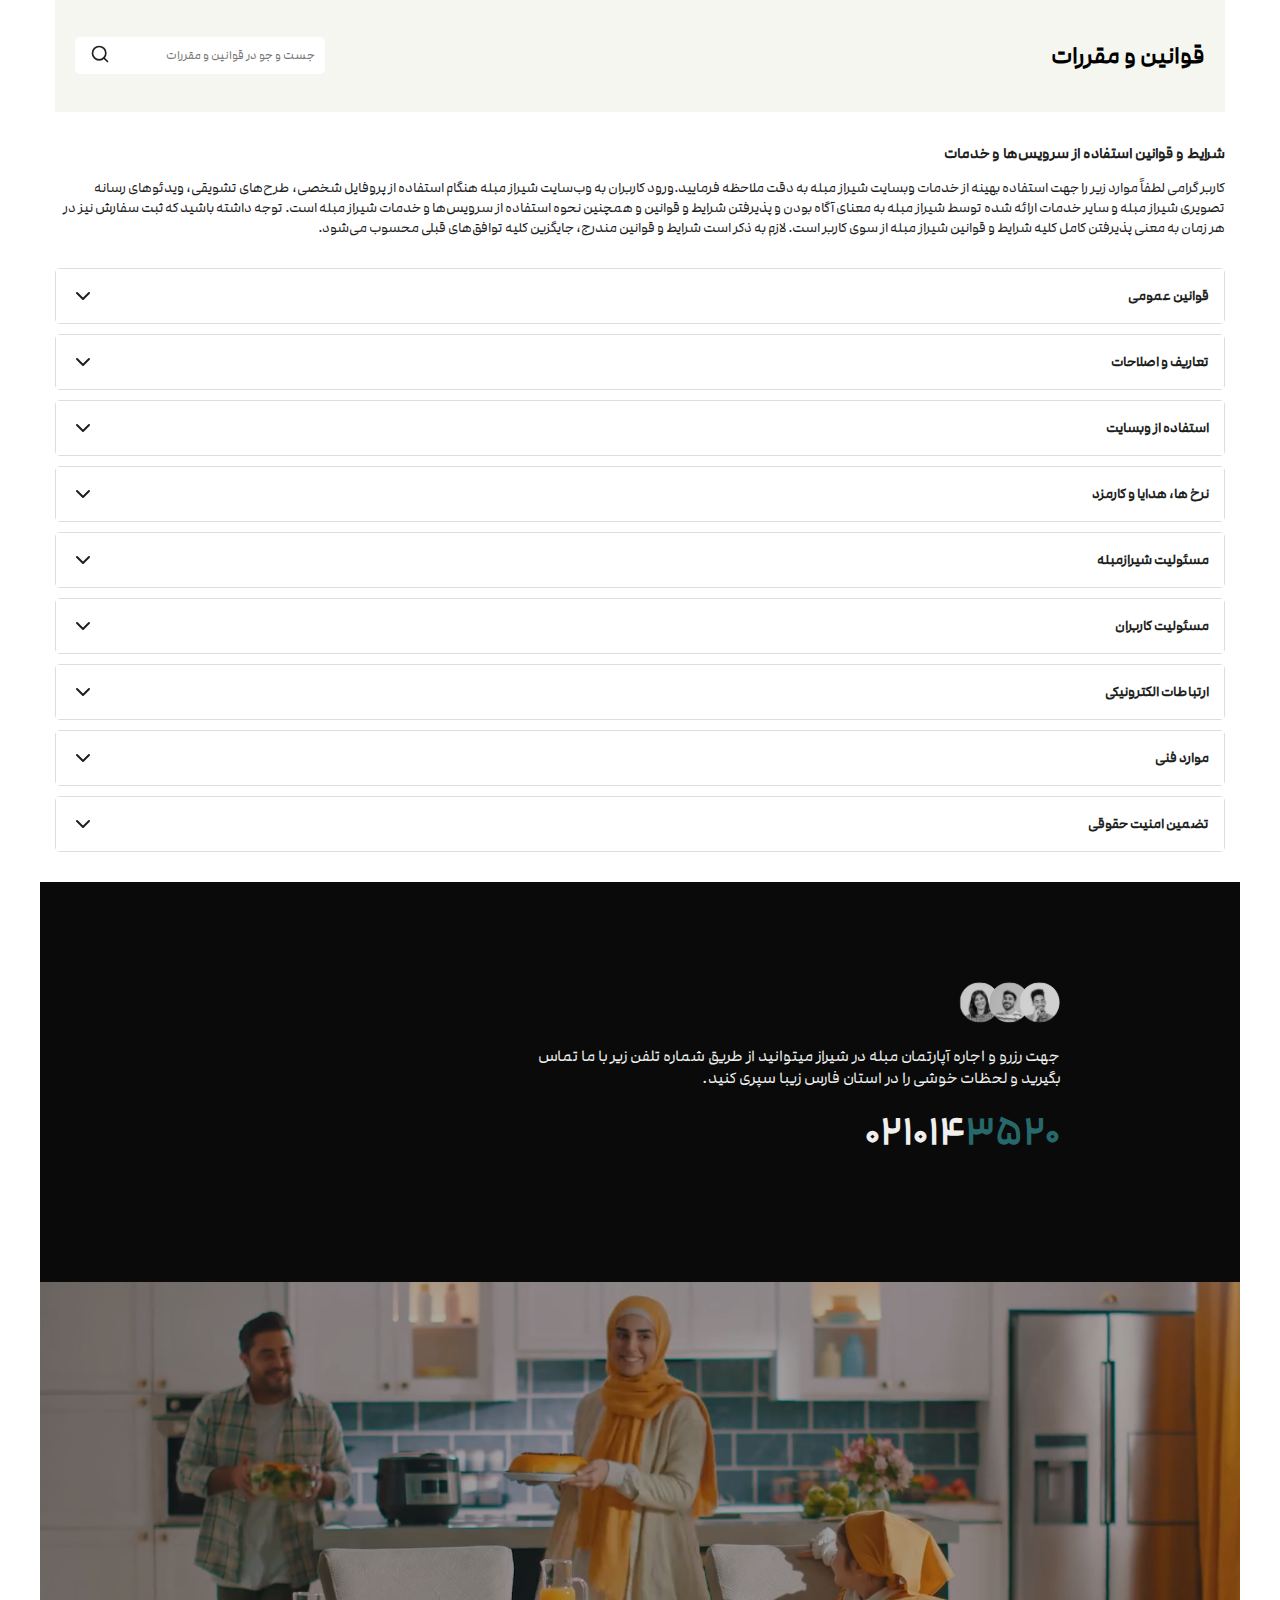
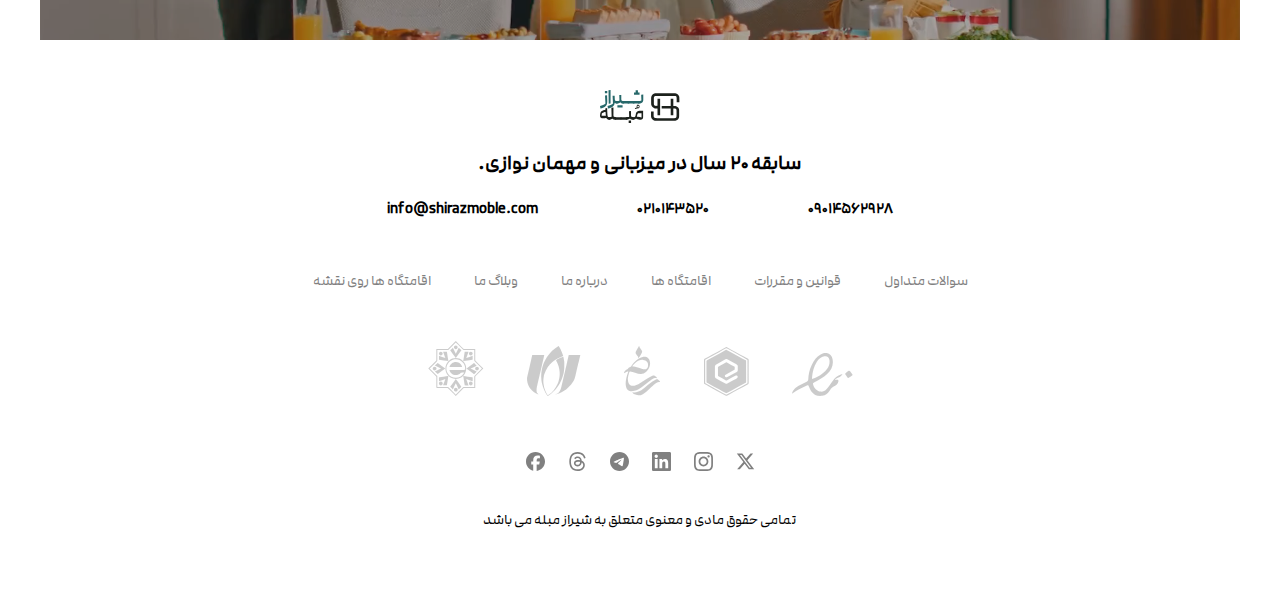
<file: Rules.html>
<!DOCTYPE html>
<html lang="en">

<head>
    <meta charset="UTF-8">
    <meta name="viewport" content="width=device-width, initial-scale=1.0">
    <title>قرانین و مقررات</title>
    <link rel="stylesheet" href="assets/style/Rules.css">
    <link rel="stylesheet" href="assets/style/master.css">
</head>

<body>

    <div class="main-div-page">
        <div class="div-top-head">
            <h2>قوانین و مقررات</h2>
            <div class="search-container">
                <input type="search" placeholder="جست و جو در قوانین و مقررات">
                <button class="search-button">
                    <svg width="20" height="20" viewBox="0 0 24 24" fill="none" xmlns="http://www.w3.org/2000/svg">
                        <path d="M11 19C15.4183 19 19 15.4183 19 11C19 6.58172 15.4183 3 11 3C6.58172 3 3 6.58172 3 11C3 15.4183 6.58172 19 11 19Z" stroke="#1C211C" stroke-width="2" stroke-linecap="round" stroke-linejoin="round"/>
                        <path d="M21 21L16.65 16.65" stroke="#1C211C" stroke-width="2" stroke-linecap="round" stroke-linejoin="round"/>
                    </svg>
                </button>
            </div>
        </div>

        <div class="bottom-top-head">
            <span>شرایط و قوانین استفاده از سرویس‌ها و خدمات</span>
            <p>کاربر گرامی لطفاً موارد زیر را جهت استفاده بهینه از خدمات وبسایت شیراز مبله به دقت ملاحظه فرمایید.ورود
                کاربران به وب‌سایت شیراز مبله هنگام استفاده از پروفایل شخصی، طرح‌های تشویقی، ویدئوهای رسانه تصویری شیراز
                مبله و سایر خدمات ارائه شده توسط شیراز مبله به معنای آگاه بودن و پذیرفتن شرایط و قوانین و همچنین نحوه
                استفاده از سرویس‌ها و خدمات شیراز مبله است. توجه داشته باشید که ثبت سفارش نیز در هر زمان به معنی پذیرفتن
                کامل کلیه شرایط و قوانین شیراز مبله از سوی کاربر است. لازم به ذکر است شرایط و قوانین مندرج، جایگزین کلیه
                توافق‌های قبلی محسوب می‌شود.</p>
        </div>

        <div class="accordion-container">
            <div class="accordion-item">
                <div class="accordion-header">
                    <h3>قوانین عمومی</h3>
                    <svg class="icon" width="24" height="24" viewBox="0 0 24 24" fill="none"
                        xmlns="http://www.w3.org/2000/svg">
                        <path d="M6 9L12 15L18 9" stroke="#1C211C" stroke-width="2" stroke-linecap="round"
                            stroke-linejoin="round" />
                    </svg>
                </div>
                <div class="accordion-content">
                    <p>۱- کلیه اصول و رویه‌های شیراز مبله منطبق با قوانین جمهوری اسلامی ایران، قانون تجارت الکترونیک و
                        قانون حمایت از حقوق مصرف کننده است و متعاقبا کاربر نیز موظف به رعایت قوانین مرتبط میباشد.</p>

                    <p>۲- هرگونه فعالیت در وبسایت شیراز مبله از جمله ورود به وب‌سایت، ثبت نام و استفاده از حساب کاربری،
                        ثبت و انتشار اقامتگاه جهت اجاره، ثبت درخواست رزرو و یا هرگونه استفاده از وبسایت و اپلیکیشن های
                        شیراز مبله ، به معنای آگاه بودن کاربر از قوانین شیراز مبله و نحوه استفاده از سرویس‌های آن و به
                        معنی پذیرش کامل متن فعلی شرایط و قوانین شیراز مبله است.</p>

                    <p>۳- حق هرگونه تجدید نظر و به روز آوری شرایط و قوانین و همچنین عملکرد و محتوی وبسایت، اپلیکیشنهای
                        آن و کارمزد خدمات وبسایت، در هر زمان و بدون اطلاع قبلی، به دلایلی همچون بهبود عملکرد، افزودن يک
                        قابليت جديد به خدمات شیراز مبله و يا اجرای پيشنهادهای کاربران، برای شیراز مبله محفوظ است.</p>

                    <p>۴- حداقل زمان اجاره اقامتگاه، روزانه می باشد. لذا شیراز مبله اجازه انتشار اقامتگاه های اجاره ای
                        ساعتی را نخواهد داد.</p>

                    <p>۵- لازم به ذکر است شرایط و قوانین مندرج در این صفحه، از تاریخ نشر یا به روزآوری آن، از همان لحظه
                        انتشار، قابل اجرا است و جایگزین کلیه توافق‌های قبلی محسوب می‌شود.</p>

                    <p>۶- اگر با تغييرات ايجاد شده در قوانین وبسایت مخالف باشيد، ميتوانيد حساب کاربری خود را در هر زمان
                        که تمایل داشتید ببنديد. بدیهی است که ادامه کار شما در وبسایت شیراز مبله ، به معنی پذیرش تغییرات
                        حاصل شده و شرايط و قوانین به روز شده شیراز مبله می باشد.</p>

                    <p>۷-مسئولیت کنسلی سفر ناشی از وضعیت های نارنجی و قرمز کرونایی شهرهای مقصد سفر برعهده مسافر می باشد
                        و تنها در حالتی بدون جریمه مبلغ کنسلی عودت داده می شود که همه راه های ارتباطی اعم از وسایل نقلیه
                        عمومی یا شخصی ممنوعیت سفر داشته باشند.</p>
                </div>
            </div>

            <div class="accordion-item">
                <div class="accordion-header">
                    <h3>تعاریف و اصلاحات</h3>
                    <svg class="icon" width="24" height="24" viewBox="0 0 24 24" fill="none"
                        xmlns="http://www.w3.org/2000/svg">
                        <path d="M6 9L12 15L18 9" stroke="#1C211C" stroke-width="2" stroke-linecap="round"
                            stroke-linejoin="round" />
                    </svg>
                </div>
                <div class="accordion-content">
                    <p>لورم ایپسوم متن ساختگی با تولید سادگی نامفهوم از صنعت چاپ و با استفاده از طراحان گرافیک است.</p>
                </div>
            </div>

            <div class="accordion-item">
                <div class="accordion-header">
                    <h3>استفاده از وبسایت</h3>
                    <svg class="icon" width="24" height="24" viewBox="0 0 24 24" fill="none"
                        xmlns="http://www.w3.org/2000/svg">
                        <path d="M6 9L12 15L18 9" stroke="#1C211C" stroke-width="2" stroke-linecap="round"
                            stroke-linejoin="round" />
                    </svg>
                </div>
                <div class="accordion-content">
                    <p>لورم ایپسوم متن ساختگی با تولید سادگی نامفهوم از صنعت چاپ و با استفاده از طراحان گرافیک است.</p>
                </div>
            </div>

            <div class="accordion-item">
                <div class="accordion-header">
                    <h3>نرخ ها، هدایا و کارمزد</h3>
                    <svg class="icon" width="24" height="24" viewBox="0 0 24 24" fill="none"
                        xmlns="http://www.w3.org/2000/svg">
                        <path d="M6 9L12 15L18 9" stroke="#1C211C" stroke-width="2" stroke-linecap="round"
                            stroke-linejoin="round" />
                    </svg>
                </div>
                <div class="accordion-content">
                    <p>لورم ایپسوم متن ساختگی با تولید سادگی نامفهوم از صنعت چاپ و با استفاده از طراحان گرافیک است.</p>
                </div>
            </div>

            <div class="accordion-item">
                <div class="accordion-header">
                    <h3>مسئولیت شیرازمبله</h3>
                    <svg class="icon" width="24" height="24" viewBox="0 0 24 24" fill="none"
                        xmlns="http://www.w3.org/2000/svg">
                        <path d="M6 9L12 15L18 9" stroke="#1C211C" stroke-width="2" stroke-linecap="round"
                            stroke-linejoin="round" />
                    </svg>
                </div>
                <div class="accordion-content">
                    <p>لورم ایپسوم متن ساختگی با تولید سادگی نامفهوم از صنعت چاپ و با استفاده از طراحان گرافیک است.</p>
                </div>
            </div>

            <div class="accordion-item">
                <div class="accordion-header">
                    <h3>مسئولیت کاربران</h3>
                    <svg class="icon" width="24" height="24" viewBox="0 0 24 24" fill="none"
                        xmlns="http://www.w3.org/2000/svg">
                        <path d="M6 9L12 15L18 9" stroke="#1C211C" stroke-width="2" stroke-linecap="round"
                            stroke-linejoin="round" />
                    </svg>
                </div>
                <div class="accordion-content">
                    <p>لورم ایپسوم متن ساختگی با تولید سادگی نامفهوم از صنعت چاپ و با استفاده از طراحان گرافیک است.</p>
                </div>
            </div>

            <div class="accordion-item">
                <div class="accordion-header">
                    <h3>ارتباطات الکترونیکی</h3>
                    <svg class="icon" width="24" height="24" viewBox="0 0 24 24" fill="none"
                        xmlns="http://www.w3.org/2000/svg">
                        <path d="M6 9L12 15L18 9" stroke="#1C211C" stroke-width="2" stroke-linecap="round"
                            stroke-linejoin="round" />
                    </svg>
                </div>
                <div class="accordion-content">
                    <p>لورم ایپسوم متن ساختگی با تولید سادگی نامفهوم از صنعت چاپ و با استفاده از طراحان گرافیک است.</p>
                </div>
            </div>

            <div class="accordion-item">
                <div class="accordion-header">
                    <h3>موارد فنی</h3>
                    <svg class="icon" width="24" height="24" viewBox="0 0 24 24" fill="none"
                        xmlns="http://www.w3.org/2000/svg">
                        <path d="M6 9L12 15L18 9" stroke="#1C211C" stroke-width="2" stroke-linecap="round"
                            stroke-linejoin="round" />
                    </svg>
                </div>
                <div class="accordion-content">
                    <p>لورم ایپسوم متن ساختگی با تولید سادگی نامفهوم از صنعت چاپ و با استفاده از طراحان گرافیک است.</p>
                </div>
            </div>

            <div class="accordion-item">
                <div class="accordion-header">
                    <h3>تضمین امنیت حقوقی</h3>
                    <svg class="icon" width="24" height="24" viewBox="0 0 24 24" fill="none"
                        xmlns="http://www.w3.org/2000/svg">
                        <path d="M6 9L12 15L18 9" stroke="#1C211C" stroke-width="2" stroke-linecap="round"
                            stroke-linejoin="round" />
                    </svg>
                </div>
                <div class="accordion-content">
                    <p>لورم ایپسوم متن ساختگی با تولید سادگی نامفهوم از صنعت چاپ و با استفاده از طراحان گرافیک است.</p>
                </div>
            </div>
        </div>
    </div>

    <div class="call-about">
        <div class="container-poshtiban">
          <div>
            <img src="assets/img/poshtibani-404.svg" alt="">
          </div>
          <p>جهت رزرو و اجاره آپارتمان مبله در شیراز میتوانید از طریق شماره تلفن زیر با ما تماس بگیرید و لحظات خوشی را در
            استان فارس زیبا سپری کنید.</p>
            <span>۰۲۱۰۱۴<span style="color: #27686A;">۳۵۲۰</span></span>
        </div>
      </div>
  
      <div class="video-end-page">
        <img src="assets/img/video-end-page.svg" alt="">
      </div>
  
      <div class="footer">
        <div>
          <div class="top-footer-container">
            <img src="assets/img/logo.svg" alt="">
            <p>سابقه 20 سال در میزبانی و مهمان نوازی.</p>
          </div>
          <div class="call-info-footer">
            <span>info@shirazmoble.com</span>
            <span>۰۲۱۰۱۴۳۵۲۰</span>
            <span>۰۹۰۱۴۵۶۲۹۲۸</span>
          </div>
          <div class="page-select-footer">
            <a href="#">سوالات متداول</a>
            <a href="#">قوانین و مقررات</a>
            <a href="#">اقامتگاه ها</a>
            <a href="#">درباره ما</a>
            <a href="#">وبلاگ ما</a>
            <a href="#">اقامتگاه ها روی نقشه</a>
          </div>
          <div class="Symbols-footer">
            <img src="assets/img/symbol-footer (1).svg" alt="">
            <img src="assets/img/symbol-footer (2).svg" alt="">
            <img src="assets/img/symbol-footer (3).svg" alt="">
            <img src="assets/img/symbol-footer (4).svg" alt="">
            <img src="assets/img/symbol-footer (5).svg" alt="">
          </div>
          <div class="social-media-footer">
            <img src="assets/img/Social Icons (1).svg" alt="">
            <img src="assets/img/Social Icons (2).svg" alt="">
            <img src="assets/img/Social Icons (3).svg" alt="">
            <img src="assets/img/Social Icons (4).svg" alt="">
            <img src="assets/img/Social Icons (5).svg" alt="">
            <img src="assets/img/Social Icons.svg" alt="">
          </div>
          <h6>تمامی حقوق مادی و معنوی متعلق به شیراز مبله می باشد</h6>
        </div>
      </div>

    <script src="assets/js/Rules.js"></script>
</body>

</html>
</file>
<file: assets/style/index.css>
body {
  margin: 0 auto;
  padding: 0;
  max-width: 1200px;
  margin-left: auto;
  margin-right: auto;
  overflow-x: hidden;
}

.main-div-page {
  padding: 0 15px;
  margin: 20px 0px;
}

.search-btn {
  background-color: #27686a;
  color: #ffffff;
  padding: 15px 30px;
  font-size: 15px;
  font-family: inherit;
  font-weight: normal;
  border: none;
  border-radius: 5px;
  cursor: pointer;
  position: absolute;
  left: 5px;
  top: 50%;
  transform: translateY(-50%);
  z-index: 1;
}

.swiper-slide a {
  display: block;
  text-decoration: none;
  color: inherit;
}

.swiper-slide a {
  position: relative;
  display: block;
}

.top-div-page {
  position: relative;
  margin-bottom: 50px;
}

.banner-image {
  width: 100%;
  height: 500px;
  /* ارتفاع پیش‌فرض */
}

.banner-image img {
  width: 100%;
  height: 100%;
  object-fit: cover;
}

.banner-content {
  position: absolute;
  top: 50%;
  right: 20px;
  transform: translateY(-50%);
  color: #ffffff;
  max-width: 500px;
  padding: 20px;
}

.banner-content h1 {
  font-size: 48px;
  margin-bottom: 20px;
}

.banner-content p {
  font-size: 16px;
  line-height: 1.6;
  margin-bottom: 30px;
}

.search-box {
  position: relative;
  width: 100%;
  max-width: 400px;
  display: flex;
  align-items: center;
  height: 50px;
}

.search-box input {
  color: #000000;
  width: 100%;
  border: none;
  border-radius: 5px;
  font-family: inherit;
  height: 60px;
}

.search-btn {
  background-color: #27686a;
  color: #ffffff;
  padding: 0 20px;
  border: none;
  border-radius: 0 5px 5px 0;
  /* گرد کردن فقط سمت چپ */
  font-family: inherit;
  cursor: pointer;
  height: 50px;
  /* همان ارتفاع اینپوت */
  white-space: nowrap;
}

.div-Why-us {
  margin-top: 50px;
  > h2 {
    font-family: "Modam Bold";
    font-size: 20px;
  }
}

.div-best-site-home-page {
  display: flex;
  justify-content: space-between;
  flex-wrap: wrap;
}

.container-best-site-home-page {
  display: flex;
  flex-direction: column;
  margin-top: 50px;
  width: 23%;
  border-bottom: 2px solid transparent;
  transition: border-color 0.3s ease;
  padding-bottom: 20px;
  > img {
    width: 45px;
    transition: filter 0.1s ease;
    filter: brightness(0%);
  }
  > span {
    color: #616161;
    font-size: 15px;
  }
  > h4 {
    font-family: "Modam Bold";
    font-size: 15px;
  }
}

.container-best-site-home-page:hover {
  border-bottom-color: #27686a;
  > img {
    filter: invert(42%) sepia(95%) saturate(297%) hue-rotate(134deg)
      brightness(88%) contrast(86%);
  }
  > h4 {
    color: #27686a;
  }
}

.div-baaner-home {
  margin-top: 100px;
  text-align: center;

  > img {
    width: 100%;
  }
}

.container-top-chosen {
  display: flex;
  justify-content: space-between;
  align-items: center;

  > a {
    border: solid 1px #efefef;
    background-color: transparent;
    font-family: inherit;
    font-size: 15px;
    padding: 13px 20px;
    border-radius: 5px;
    color: #666666;
    text-decoration: none;
  }
}

.products-home-page {
  width: 100%;
  margin-top: 60px;
  display: flex;
  flex-direction: column;
  justify-content: space-between;
  gap: 20px;
}

.div-Chosen-Advertisement {
  margin-top: 80px;
}

.right-content-top-chosen {
  display: flex;
  flex-direction: column;
  gap: 8px;

  > h3 {
    margin: 0;
  }

  > span {
    color: #666666;
  }
}

.Chosen-Advertisement-Product {
  width: 26%;
  display: flex;
  flex-direction: column;
}

.Chosen-Advertisement-Product img:first-child {
  width: 100%;
  border-radius: 8px;
  margin-bottom: 10px;
}

.Chosen-Advertisement-Product img:nth-child(2) {
  display: none;
}

.container-info-product {
  display: flex;
  flex-wrap: wrap;
  justify-content: space-between;
  align-items: flex-start;

  > h4 {
    margin: 0;
    width: 60%;
    color: #27686a;
  }

  > div {
    display: flex;
    gap: 5px;
    color: #27686a;
    width: 35%;
    justify-content: flex-end;
  }

  > span:last-child {
    margin-top: 8px;
    color: #666666;
    font-size: 14px;
    width: 100%;
  }
}

.icon-prudocts {
  width: 20px;
  height: 20px;
  text-align: center;
}

.main-div-icon-prudocts {
  margin-top: 20px;
  display: flex;
  gap: 15px;

  > div {
    display: flex;
    flex-direction: column;
    align-items: center;
    gap: 5px;
    padding-right: 15px;
    border-right: 1px solid #efefef;

    &:first-child {
      border-right: none;
    }

    > span {
      font-size: 14px;
      color: #666666;
    }
  }
}

.product-swiper {
  width: 100%;
  border-radius: 8px;
  margin-bottom: 10px;
}

.product-swiper .swiper-slide img {
  width: 100%;
  display: block;
}

.product-swiper .swiper-button-next,
.product-swiper .swiper-button-prev {
  color: #ffffff;
  background: rgba(0, 0, 0, 0.3);
  width: 25px;
  height: 25px;
  border-radius: 50%;
}

.product-swiper .swiper-button-next:after,
.product-swiper .swiper-button-prev:after {
  font-size: 12px;
}

.swiper-slide {
  position: relative;
}

.swiper-slide span {
  bottom: 25px;
  right: 15px;
  background-color: #ffffff;
  color: #616161;
  padding: 5px 10px;
  border-radius: 5px;
  font-size: 12px;
  z-index: 2;
}

.img-prudocts {
  width: 100%;
  height: 215px;
  object-fit: cover;
}

.paly-video-footer {
  position: absolute;
  top: 50%;
  left: 50%;
  transform: translate(-50%, -50%);
  width: 40px;
  height: 40px;
  z-index: 2;
  object-fit: contain;
  filter: brightness(0) invert(1);
}

.img-play-video {
  filter: brightness(70%);
}

.top-div-products-home-page {
  display: flex;
  flex-direction: row;
  gap: 20px;
  justify-content: space-between;
  margin-bottom: 50px;
}

.bottom-div-products-home-page {
  display: flex;
  flex-direction: row;
  gap: 20px;
  justify-content: space-between;
}

.container-location {
  margin-top: 10%;
}

.div-location-map {
  display: block;
  margin-top: 30px;
  overflow: hidden;
}

/* Let Swiper manage slide widths; avoid forcing widths on wrapper */

.img-location-map {
  background-color: #f6f6f0;
  width: 100%;
  border-radius: 8px;
}

.div-info-location {
  display: flex;
  flex-direction: row;
  justify-content: space-between;
  gap: 10px;
  margin-top: 20px;
}

.div-info-location h4 {
  margin: 0;
}

.div-info-location span {
  color: #666666;
  font-size: 14px;
}

.district-location {
  display: flex;
  flex-wrap: wrap;
  justify-content: space-between;
  margin: 40px 0;
  gap: 20px;
}

.location-column {
  width: calc(16.666% - 17px);
}

.location-column ul {
  list-style: none;
  padding: 0;
  margin: 0;
}

.location-column li {
  margin-bottom: 20px;
  cursor: pointer;
  display: flex;
  flex-direction: column;
  gap: 5px;
  border-bottom: 2px solid transparent;
  padding-bottom: 8px;
  transition: border-bottom 0.2s;
}

.location-name {
  color: #000000;
  font-size: 15px;
  transition: color 0.2s;
}

.location-count {
  color: #666666;
  font-size: 13px;
}

.location-column li:hover {
  border-bottom: 2px solid #27686a;
}

.location-column li:hover .location-name {
  color: #27686a;
}

.container-people-comments {
  background-color: #f6f6f0;
  padding: 30px 40px;
}

.top-div-people-comments {
  display: flex;
  justify-content: space-between;
}

.left-top-content-people-comments {
  > img {
    width: 30px;
    padding: 15px;
    border-radius: 10px;
    color: #efefef;
    cursor: pointer;
    margin: 0 5px;
    transition: 0.2s;
    background-color: #ffffff;
  }

  > img:hover {
    background-color: #27686a;
    transition: 0.2s;
  }
}

.right-top-content-people-comments {
  > h2 {
    margin: 10px 0;
  }

  > span {
    color: #666666;
  }
}

.div-text-comments {
  display: flex;
  gap: 30px;
  margin-top: 30px;
}

.container-text-comments {
  background-color: #ffffff;
  border-radius: 10px 10px 0 0;
  border-bottom: 2px solid #616161;
  height: 300px;

  > div {
    padding: 10px 20px;
    height: 100%;
    display: flex;
    flex-direction: column;

    > h3 {
      margin-top: 0;
    }

    > span {
      font-weight: 300;
      color: #616161;
      font-size: 14px;
      overflow-y: auto;
    }
  }
}

.container-text-comments:hover {
  border-bottom: 2px solid #27686a;
}

.div-botton-text-comments {
  margin-top: 20px;
  display: flex;
  > div {
    margin-right: 20px;
    > h4 {
      margin: 5px 0px;
    }
    > span {
      color: #666666;
      font-size: 13px;
    }
  }
}

.about-shiraz-moble {
  margin: 50px 0;
}

.container-about-shiraz-moble {
  > h2 {
    font-weight: bold;
  }
  > span {
    color: #616161;
    font-size: 14px;
  }
}

.div-flex-about-shirazMoble {
  display: flex;
  gap: 20px;
  margin-top: 30px;
  > a {
    text-decoration: none;
    color: #616161;
    font-weight: normal;
  }
  > a:hover {
    color: #27686a;
  }
}

@media screen and (max-width: 992px) {
  .location-column {
    width: calc(33.333% - 14px);
  }
}

@media screen and (max-width: 768px) {
  .banner-image {
    height: 600px;
  }

  .banner-content {
    right: 15px;
    left: 15px;
    padding: 15px;
  }

  .banner-content h1 {
    font-size: 28px;
    margin-bottom: 15px;
  }

  .banner-content p {
    font-size: 14px;
    margin-bottom: 20px;
  }

  .search-box {
    max-width: 100%;
  }

  .search-box input {
    padding-left: 100px;
  }

  .search-btn {
    padding: 0 15px;
    font-size: 14px;
  }

  .container-best-site-home-page {
    width: 48%;
    margin-top: 30px;
  }

  .location-column {
    width: calc(50% - 10px);
  }

  .container-top-chosen > a {
    display: none !important;
  }

  .div-location-map + a {
    display: block !important;
    text-align: center !important;
    margin: 20px auto !important;
    width: fit-content !important;
    border: solid 1px #efefef !important;
    background-color: transparent !important;
    font-family: inherit !important;
    font-size: 15px !important;
    padding: 13px 20px !important;
    border-radius: 5px !important;
    color: #666666 !important;
    text-decoration: none !important;
  }

  .top-div-products-home-page {
    flex-direction: column;
  }

  .bottom-div-products-home-page {
    flex-direction: column;
  }

  .Chosen-Advertisement-Product {
    width: 100%;
  }

  .container-people-comments {
    display: flex;
    flex-direction: column;
  }

  .top-div-people-comments {
    order: 1;
  }

  .div-text-comments {
    order: 2;
    display: block;
    width: 100%;
  }

  .left-top-content-people-comments {
    order: 3;
    width: 100%;
    display: flex;
    justify-content: flex-end;
    margin-top: 20px;
  }

  .top-div-people-comments .left-top-content-people-comments {
    display: none;
  }

  .container-people-comments > .left-top-content-people-comments {
    display: flex;
  }

  .mobile-map-link {
    border: solid 1px #efefef !important;
    background-color: transparent !important;
    font-family: inherit !important;
    font-size: 15px !important;
    padding: 13px 20px !important;
    border-radius: 5px !important;
    color: #666666 !important;
    text-decoration: none !important;
  }
}

@media screen and (min-width: 769px) {
  .div-text-comments .swiper-wrapper {
    display: flex !important;
    transform: none !important;
  }

  .div-text-comments .swiper-slide {
    width: calc(33.333% - 20px) !important;
    margin-right: 0 !important;
  }
}
</file>
<file: assets/style/master.css>
@font-face {
  font-family: "Modam";
  src: url("../font/ModamFaNum-Regular.ttf") format("truetype");
  font-weight: normal; /* برای فونت معمولی */
}

@font-face {
  font-family: "Modam Bold";
  src: url("../font/ModamFaNum-Bold.ttf") format("truetype");
  font-weight: bold; /* برای فونت بولد */
}
body {
  direction: rtl;
  font-family: "Modam";
}
.overlay,
.modal__overlay,
.date__overlay {
  position: fixed;
  width: 0;
  top: 0;
  left: 0;
  bottom: 0;
  cursor: pointer;
  z-index: 10;
  transition: all 0.3s ease-in-out;
  height: 100%;
  background-color: black;
  opacity: 0.4;
}
.overlay--active {
  width: 100%;
}
.overlay.overlay--active,
.date__overlay.overlay--active {
  z-index: 16;
}
/* Header */
.header {
  margin-top: 20px;
}
.header__wrapper {
  display: flex;
  padding: 10px;
  align-items: center;
  justify-content: space-between;
}
.header__logo {
  display: flex;
  align-items: center;
  justify-content: flex-start;
  gap: 20px;
}
.header__nav {
  width: 30%;
}
.header__ul {
  list-style: none;
  display: flex;
  align-items: center;
  justify-content: space-between;
}
.header__li {
  font-family: "Modam";
  font-weight: 300;
  font-size: 15px;
}
.header__li:hover {
  color: #27686a;
}
.header__li--active,
.mobile__li--active {
  color: #27686a;
  padding-bottom: 6px;
  border-bottom: 2px solid #27686a;
}
.header__img {
  width: 101px;
  height: 30px;
}
.header__img img {
  width: 100%;
  height: 100%;
}
.header__contact {
  display: flex;
  align-items: center;
  justify-content: center;
  gap: 20px;
}
.header__contact span {
  font-size: 16px;
  font-family: "Modam";
  font-weight: 500;
}
.header__contact button,
.mobile__btn button {
  background-color: #27686a;
  width: 155px;
  height: 55px;
  border: none;
  outline: none;
  border-radius: 5px;
  color: white;
  font-size: 15px;
  font-weight: 300;
  font-family: "Modam";
}
.header__hamburger {
  display: none;
  cursor: pointer;
}
.mobile__logo {
  width: 100px;
  height: 80px;
}
.mobile__logo img {
  width: 100%;
  height: 100%;
}
.header__mobile {
  position: fixed;
  top: 0;
  right: -100%;
  display: none;
  width: 250px;
  transition: all 0.3s ease-in-out;
  z-index: 30;
  height: 100%;
  background-color: #ffffff;
}
.mobile__content {
  display: flex;
  align-items: center;
  justify-content: space-between;
  padding: 0 10px;
}
.mobile__svg {
  cursor: pointer;
  width: 20px;
  height: 20px;
}
.mobile__svg svg {
  width: 100%;
  height: 100%;
}
.mobile__nav {
  padding: 10px;
}
.mobile__ul {
  list-style: none;
  padding-right: 0;
  display: flex;
  flex-direction: column;
  gap: 20px;
}
.mobile__btn {
  display: flex;
  align-items: center;
  justify-content: center;
}
.mobile__btn button {
  margin-top: 20px;
}
.mobile__li {
  width: 100%;
}
.mobile__li--active {
  width: fit-content;
}
.mobile__heeader--active {
  right: 0;
}
/* Header */
.container-poshtiban {
  margin-top: 100px;
  margin-right: 15%;

  > span {
    font-weight: 800;
    font-size: 40px;
    color: #efefef;
  }

  > p {
    width: 60%;
  }
}

.video-end-page {
  position: relative;
  display: flex;
  justify-content: center;
  align-items: center;
}

.video-end-page > img:last-child {
  width: 100%;
}

.footer {
  height: 500px;

  > div {
    text-align: center;

    h6 {
      font-size: 14px;
      font-weight: 400;
    }
  }
}

.top-footer-container {
  margin-top: 50px;
  text-align: center;

  > p {
    font-size: 20px;
    font-weight: 700;
  }
}

.call-info-footer {
  text-align: center;

  > span {
    margin: 0px 4%;
    font-weight: 600;
    font-size: 15px;
  }
}

.page-select-footer {
  text-align: center;
  margin: 50px;

  > a {
    color: #808080;
    text-decoration: none;
    margin: 0px 20px;
    font-size: 14px;
    font-weight: 400;
  }

  > a:hover {
    color: RGB(39 104 106);
  }
}

.Symbols-footer {
  text-align: center;

  > img {
    margin: 0px 20px;
  }
}

.social-media-footer {
  text-align: center;
  margin-top: 50px;

  > img {
    margin: 0px 10px;
  }
}

.call-about {
  background-color: #090a09;
  height: 400px;
  display: flex;
  flex-direction: column;
  align-items: flex-start;

  > div {
    color: #efefef;
  }
}

.container-width {
  max-width: 1200px;
  margin-left: auto;
  margin-right: auto;
  width: 100%;
}

.paly-video-footer {
  position: absolute;
  width: 80px;
  height: 80px;
  cursor: pointer;
}

@media screen and (max-width: 1200px) {
  .header__nav {
    width: 45%;
  }
}

@media screen and (max-width: 992px) {
  .header__nav {
    width: 40%;
  }
}

@media screen and (max-width: 768px) {
  .call-about {
    height: 450px;
  }
  .header {
    padding: 0 15px;
  }
  .header__mobile {
    display: block;
  }
  .header__hamburger {
    display: block;
  }
  .header__contact button {
    display: none;
  }
  .header__nav {
    display: none;
  }
}
</file>
<file: assets/style/aboutMe.css>
body {
    margin: 0;
    padding: 0;
    max-width: 1200px;
    margin-left: auto;
    margin-right: auto;
    overflow-x: hidden; /* جلوگیری از اسکرول افقی در کل صفحه */
}

.main-div-aboutMe{
    padding: 0 15px;
    margin: 0 auto;
}

.titr-top {
    font-size: 20px;
    font-weight: 800;
    color: #1C211C;
}

.video-top-aboutMe {
    width: 100%;
    overflow: hidden;
}

.video-top-aboutMe img {
    width: 100%;
    height: auto;
    max-width: 100%;
    display: block;
    object-fit: cover;
}

.div-gallery-img {
    margin-top: 20px;
    display: flex;
    gap: 20px;
    max-width: 100%; /* محدود کردن عرض به اندازه والد */
}

.div-gallery-img img {
    width: 300px;
    height: auto;
}

.more-aboutMe {
    display: flex;
    flex-direction: row;
    gap: 30px;
    align-items: center;
    margin-top: 40px;
}

.right-more-about {
    flex: 2;

    >p {
        font-size: 15px;
        font-weight: 400;
    }

    >h3 {
        font-size: 20px;
        font-weight: 800;
    }
}

.left-more-about {
    flex: 1;
}

.left-more-about img {
    max-width: 100%;
    height: auto;
    display: block;
}

.flex-getting-to-know-the-team {
    display: flex;
    flex-wrap: wrap;
    gap: 20px;
    justify-content: center;
    margin: 40px 0;
}

.flex-getting-to-know-the-team img {
    flex: 0 0 calc(20% - 16px);
    /* 20% برای 5 تصویر در هر ردیف، منهای فاصله بین آنها */
    max-width: calc(20% - 16px);
    height: auto;
    object-fit: cover;
}

@media (max-width: 768px) {
    .main-div-aboutMe{
        padding: 0 15px;
        margin: 0 auto;
    }
    .more-aboutMe {
        flex-direction: column;
    }

    .right-more-about,
    .left-more-about {
        flex: none;
        /* width: 100%; */
    }
    .left-more-about{
        text-align: center;
    }

    .flex-getting-to-know-the-team img {
        flex: 0 0 calc(50% - 10px);
        max-width: calc(50% - 10px);
    }

    .div-gallery-img {
        display: flex;
        gap: 7px;
        overflow-x: auto;
        white-space: nowrap;
        width: 100%;
        padding: 0px 0;
        -webkit-overflow-scrolling: touch;
        scrollbar-width: none;
        -ms-overflow-style: none;
    }

    .div-gallery-img::-webkit-scrollbar {
        display: none;
    }

    .div-gallery-img img {
        min-width: 124px;
        width: 280px;
        height: 80px;
        margin-right: 1px;
    }

    .div-gallery-img img:last-child {
        margin-right: 0;
    }
}
</file>
<file: assets/style/Contact.css>
body {
    margin: 0;
    padding: 0;
    max-width: 1200px;
    margin-left: auto;
    margin-right: auto;
    overflow-x: hidden;
}

.main-div-page {
    padding: 0 15px;
    margin: 20px 0px;
}

.div-top-head {
    padding: 20px;
    background-color: #F6F6F0;

    >h2 {
        font-size: 20px;
    }
}

.div-main-Section-contact {
    display: flex;
    gap: 3rem;
    margin: 50px 0px;
}

.right-Section-contact {
    >p {
        font-weight: normal;
        font-size: 14px;
    }
}

.left-Section-contact {
    >p {
        font-weight: normal;
        font-size: 14px;
    }

    >button {
        padding: 15px 40px;
        color: #FFFFFF;
        background-color: #27686A;
        border: none;
        border-radius: 8px;
        font-family: inherit;
        font-size: 13px;
        display: block;
        margin-right: auto;
        margin-left: 0;
        margin-top: 20px;
    }
}

.container-left-Section-contact {
    display: flex;
    flex-direction: column;
    gap: 10px;

    >button {
        padding: 15px 40px;
        color: #FFFFFF;
        background-color: #27686A;
        border: none;
        border-radius: 8px;
        font-family: inherit;
        font-size: 13px;
        display: block;
        margin-right: auto;
        margin-left: 0;
        margin-top: 20px;
    }
}

.input-group {
    position: relative;
}

.input-group input {
    width: 100%;
    padding: 15px;
    border: 1px solid #EFEFEF;
    background: transparent;
    outline: none;
    font-family: inherit;
    border-radius: 5px;
    box-sizing: border-box;
}

.input-group label {
    position: absolute;
    right: 15px;
    top: 50%;
    transform: translateY(-50%);
    font-size: 14px;
    color: #666;
    pointer-events: none;
    transition: 0.3s ease all;
}

.input-group input:focus~label,
.input-group input:valid~label {
    top: 0;
    right: 10px;
    font-size: 12px;
    background: white;
    padding: 0 5px;
    color: #808080;
}

.input-group input:focus {
    border-color: #808080;
}
</file>
<file: assets/style/Rules.css>
body {
    margin: 0;
    padding: 0;
    max-width: 1200px;
    margin-left: auto;
    margin-right: auto;
    overflow-x: hidden;
}

.main-div-page {
    padding: 0 15px;
    margin: 0 auto;
}

.div-top-head {
    display: flex;
    justify-content: space-between;
    align-items: center;
    padding: 20px;
    background-color: #F6F6F0;
}

.div-top-head input[type="search"] {
    font-family: modam;
    padding: 10px 10px 10px 35px;
    border-radius: 5px;
    border: none;
    width: 250px;
    font-size: 12px;
    background-repeat: no-repeat;
    background-position: 10px center;
    background-size: 16px;
}


.search-container {
    position: relative;
    display: flex;
    align-items: center;
}

.search-button {
    position: absolute;
    left: 10px;
    background: none;
    border: none;
    cursor: pointer;
    padding: 5px;
}

.search-button:hover svg path {
    stroke: #27686A;
}

.div-top-head input[type="search"] {
    padding-left: 40px;
}

.div-top-head input[type="search"]::-webkit-search-cancel-button {
    -webkit-appearance: none;
    height: 20px;
    width: 20px;
    background: url("data:image/svg+xml;utf8,<svg xmlns='http://www.w3.org/2000/svg' viewBox='0 0 24 24' fill='none' stroke='%23666' stroke-width='2' stroke-linecap='round' stroke-linejoin='round'><line x1='18' y1='6' x2='6' y2='18'></line><line x1='6' y1='6' x2='18' y2='18'></line></svg>") no-repeat 50% 50%;
    background-size: contain;
    cursor: pointer;
    margin-right: 5px;
}

.div-top-head input[type="search"]::-webkit-search-cancel-button:hover {
    background-image: url("data:image/svg+xml;utf8,<svg xmlns='http://www.w3.org/2000/svg' viewBox='0 0 24 24' fill='none' stroke='%2327686A' stroke-width='2' stroke-linecap='round' stroke-linejoin='round'><line x1='18' y1='6' x2='6' y2='18'></line><line x1='6' y1='6' x2='18' y2='18'></line></svg>");
}

.bottom-top-head {
    color: #1C211C;
    margin: 30px 0px;

    >p {
        font-size: 14px;
        font-weight: normal;
    }

    >span {
        font-size: 15px;
        font-weight: bold;

    }
}

.accordion-container {
    margin: 30px 0px;
}

.accordion-item {
    margin-bottom: 10px;
    border: 1px solid #ddd;
    border-radius: 5px;
}

.accordion-header {
    display: flex;
    justify-content: space-between;
    align-items: center;
    padding: 15px;
    background-color: #fff;
    cursor: pointer;
    transition: background-color 0.3s ease;
}

.accordion-header:hover {
    background-color: #f9f9f9;
}

.accordion-header h3 {
    margin: 0;
    font-size: 14px;
    color: #1C211C;
}

.accordion-content {
    display: none;
    padding: 15px;
    border-top: 1px solid #ddd;
    background-color: #fff;
}

.accordion-item.active .accordion-content {
    display: block;
}

.accordion-item.active .icon {
    transform: rotate(180deg);
}

.icon {
    font-size: 20px;
    transition: transform 0.3s ease;
}

.accordion-content p {
    margin-bottom: 15px;
    font-size: 14px;
}

.accordion-content p:last-child {
    margin-bottom: 0;
}

@media (max-width: 768px) {
    .div-top-head {
        flex-direction: column;
    }
}
</file>
